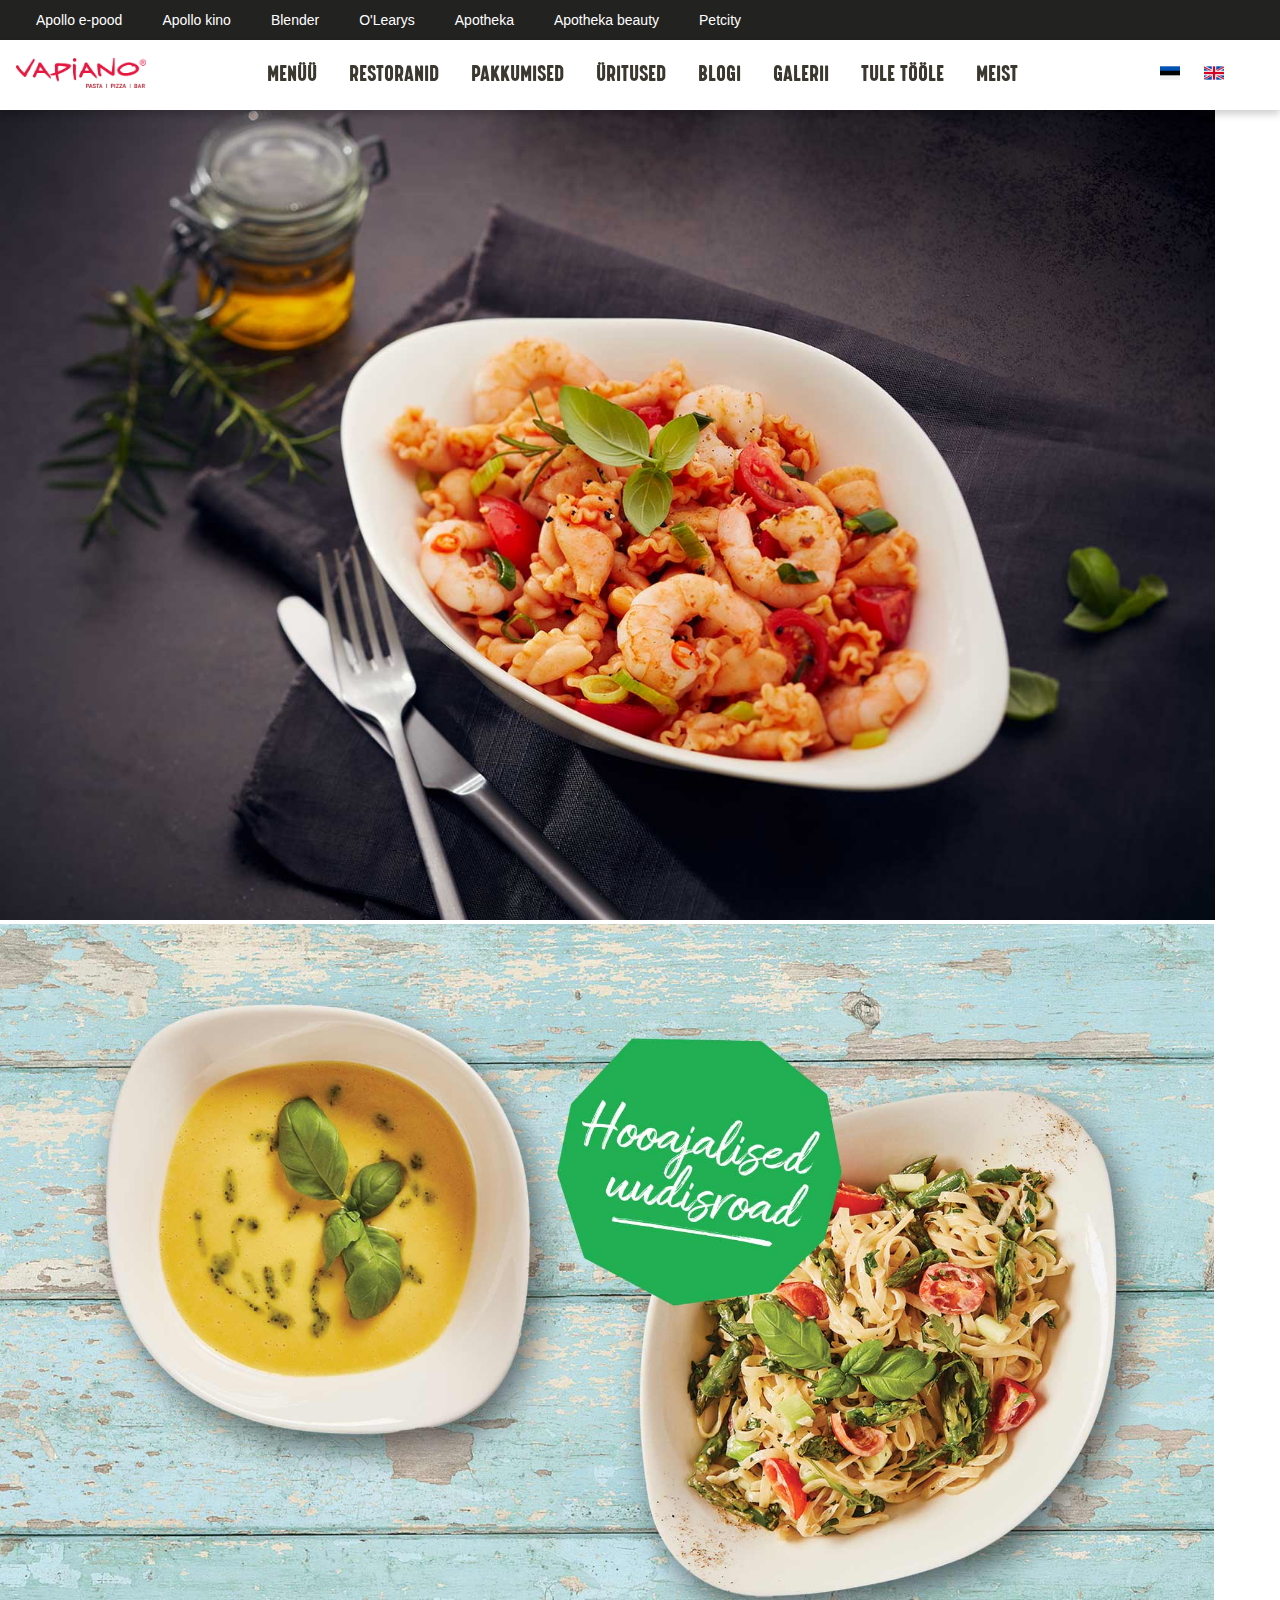
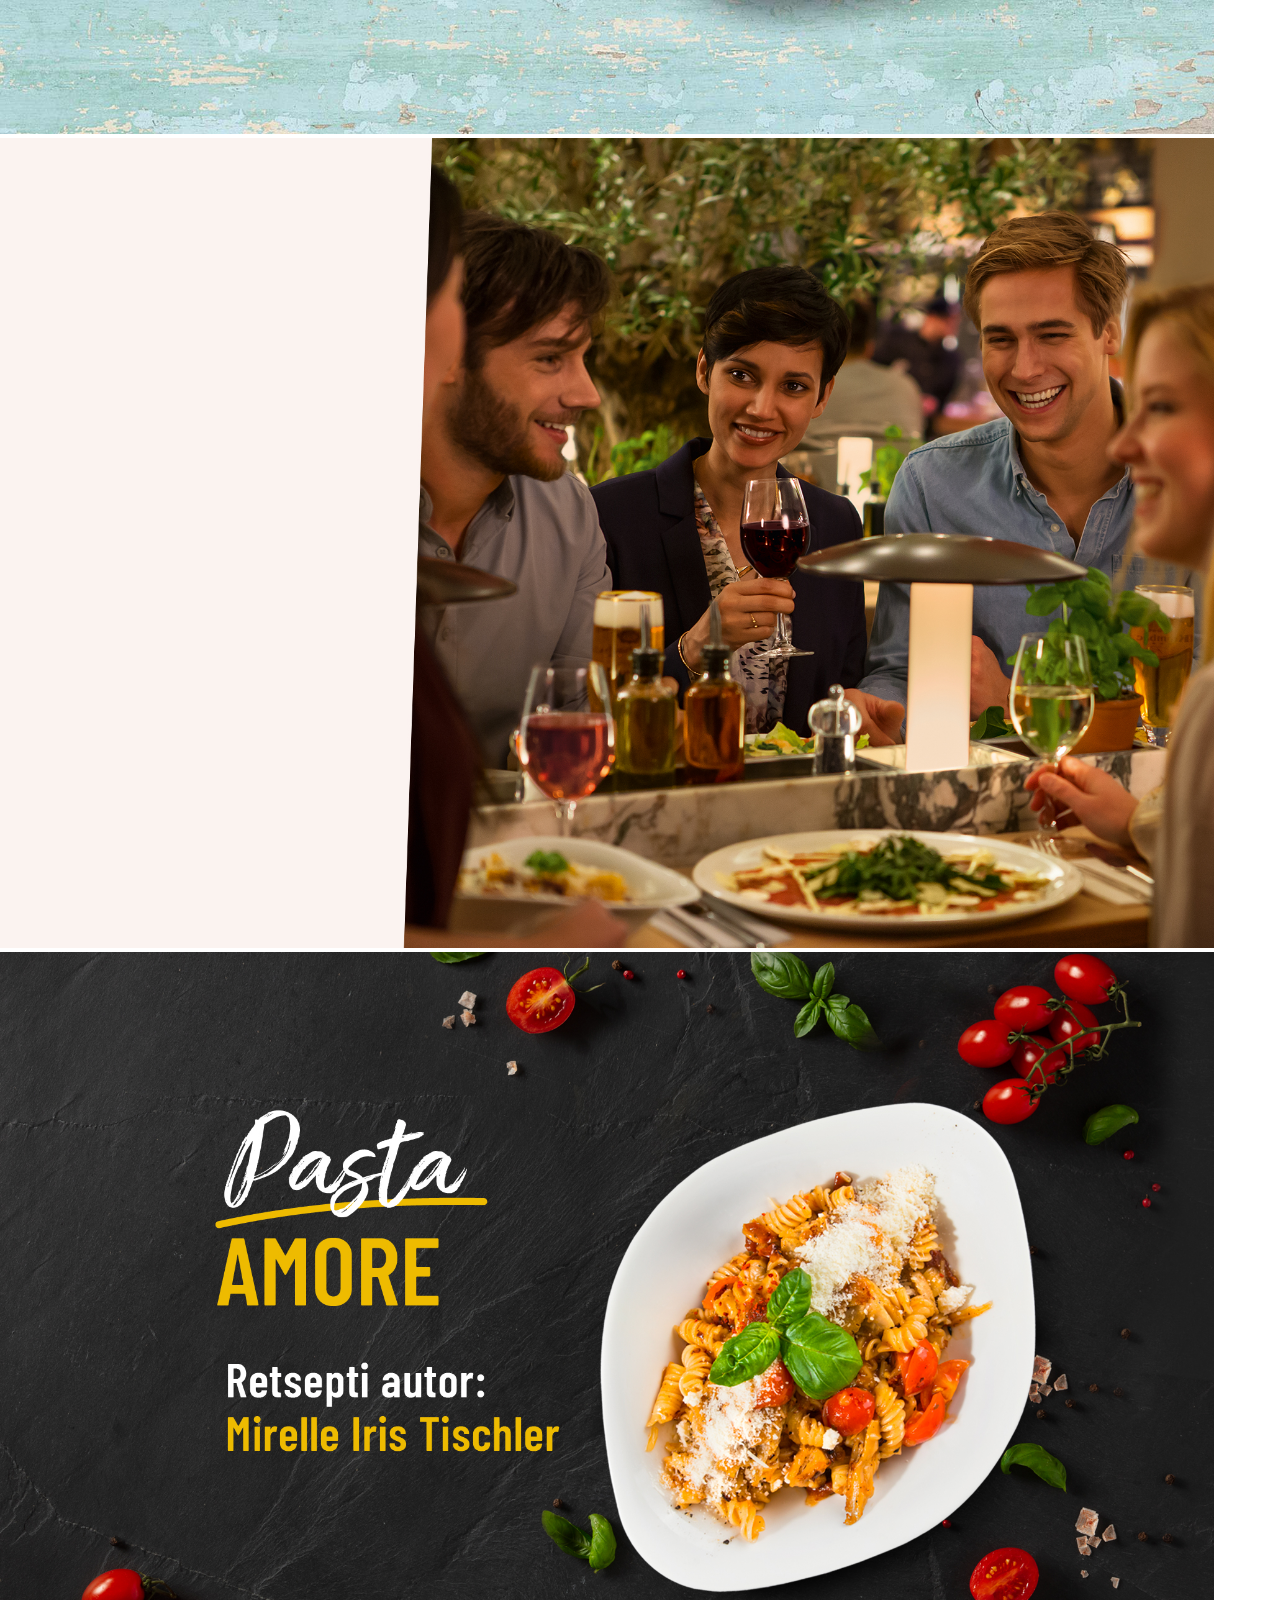
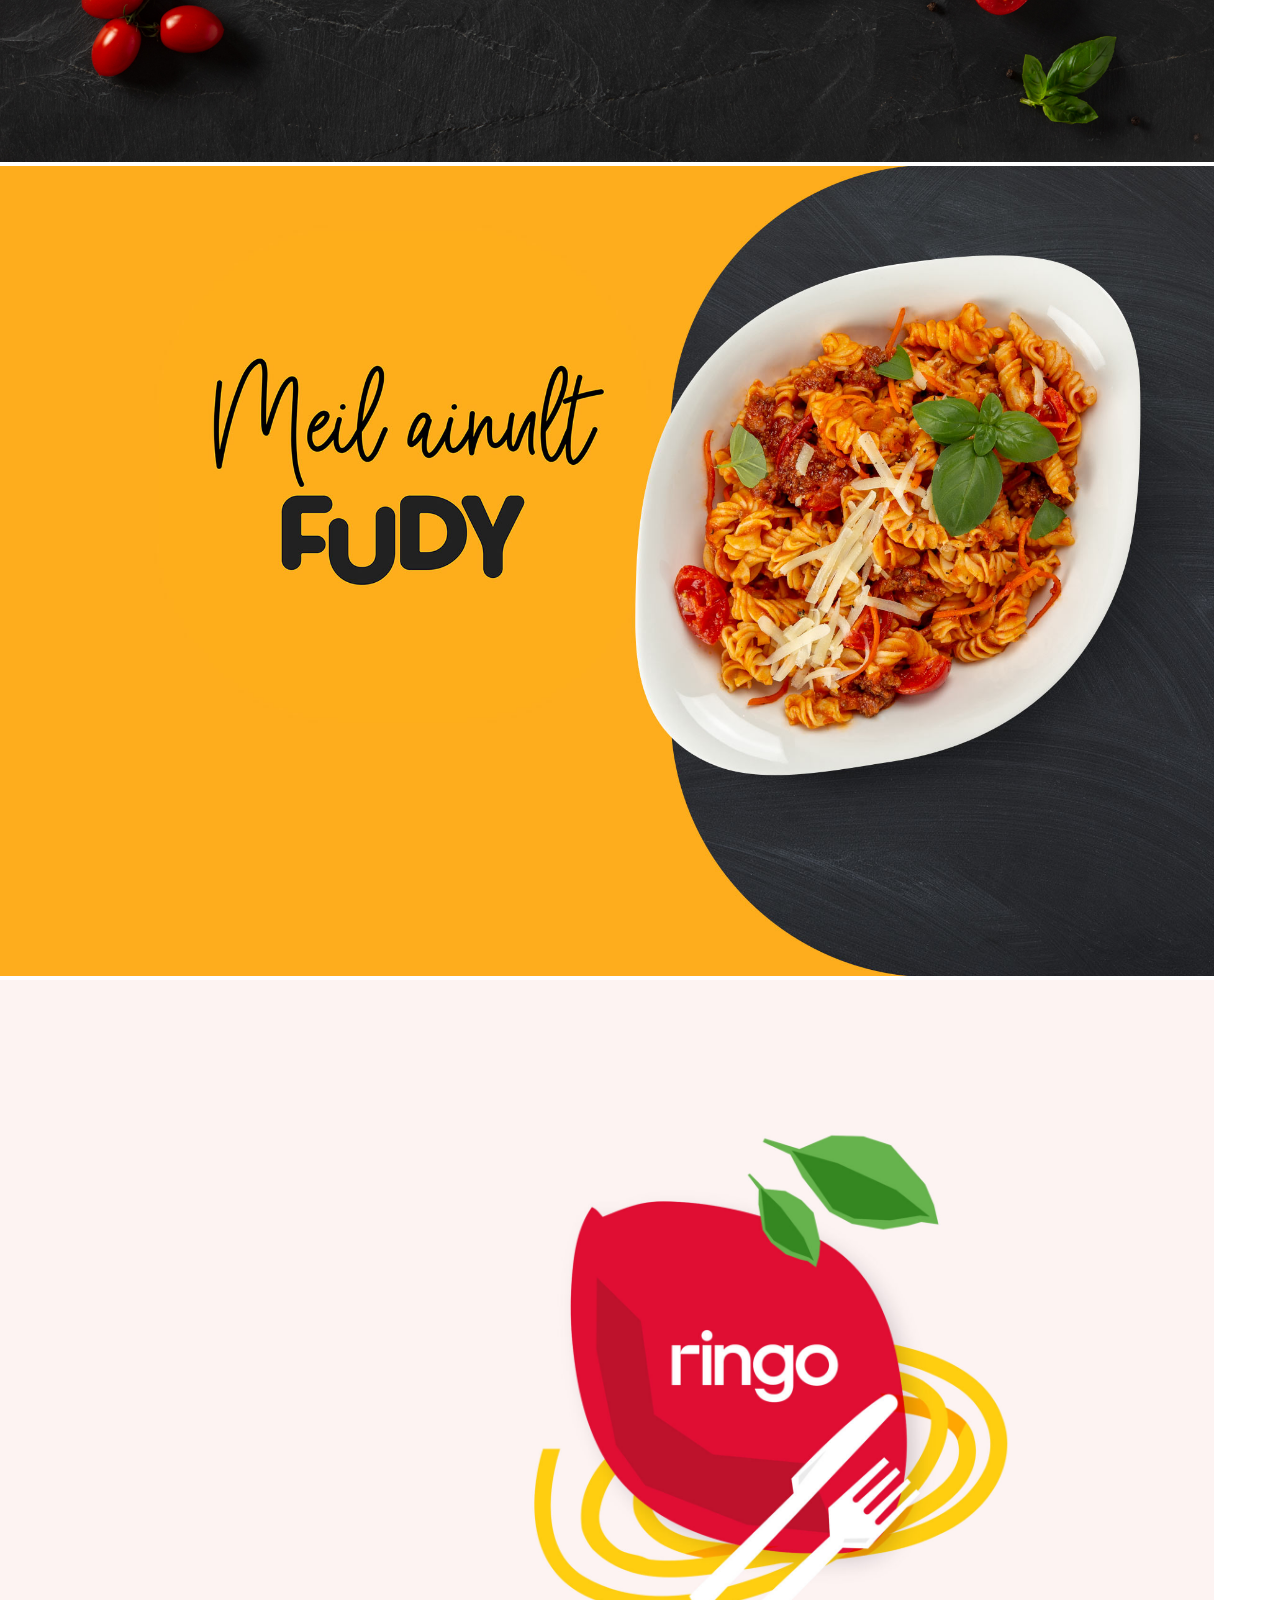
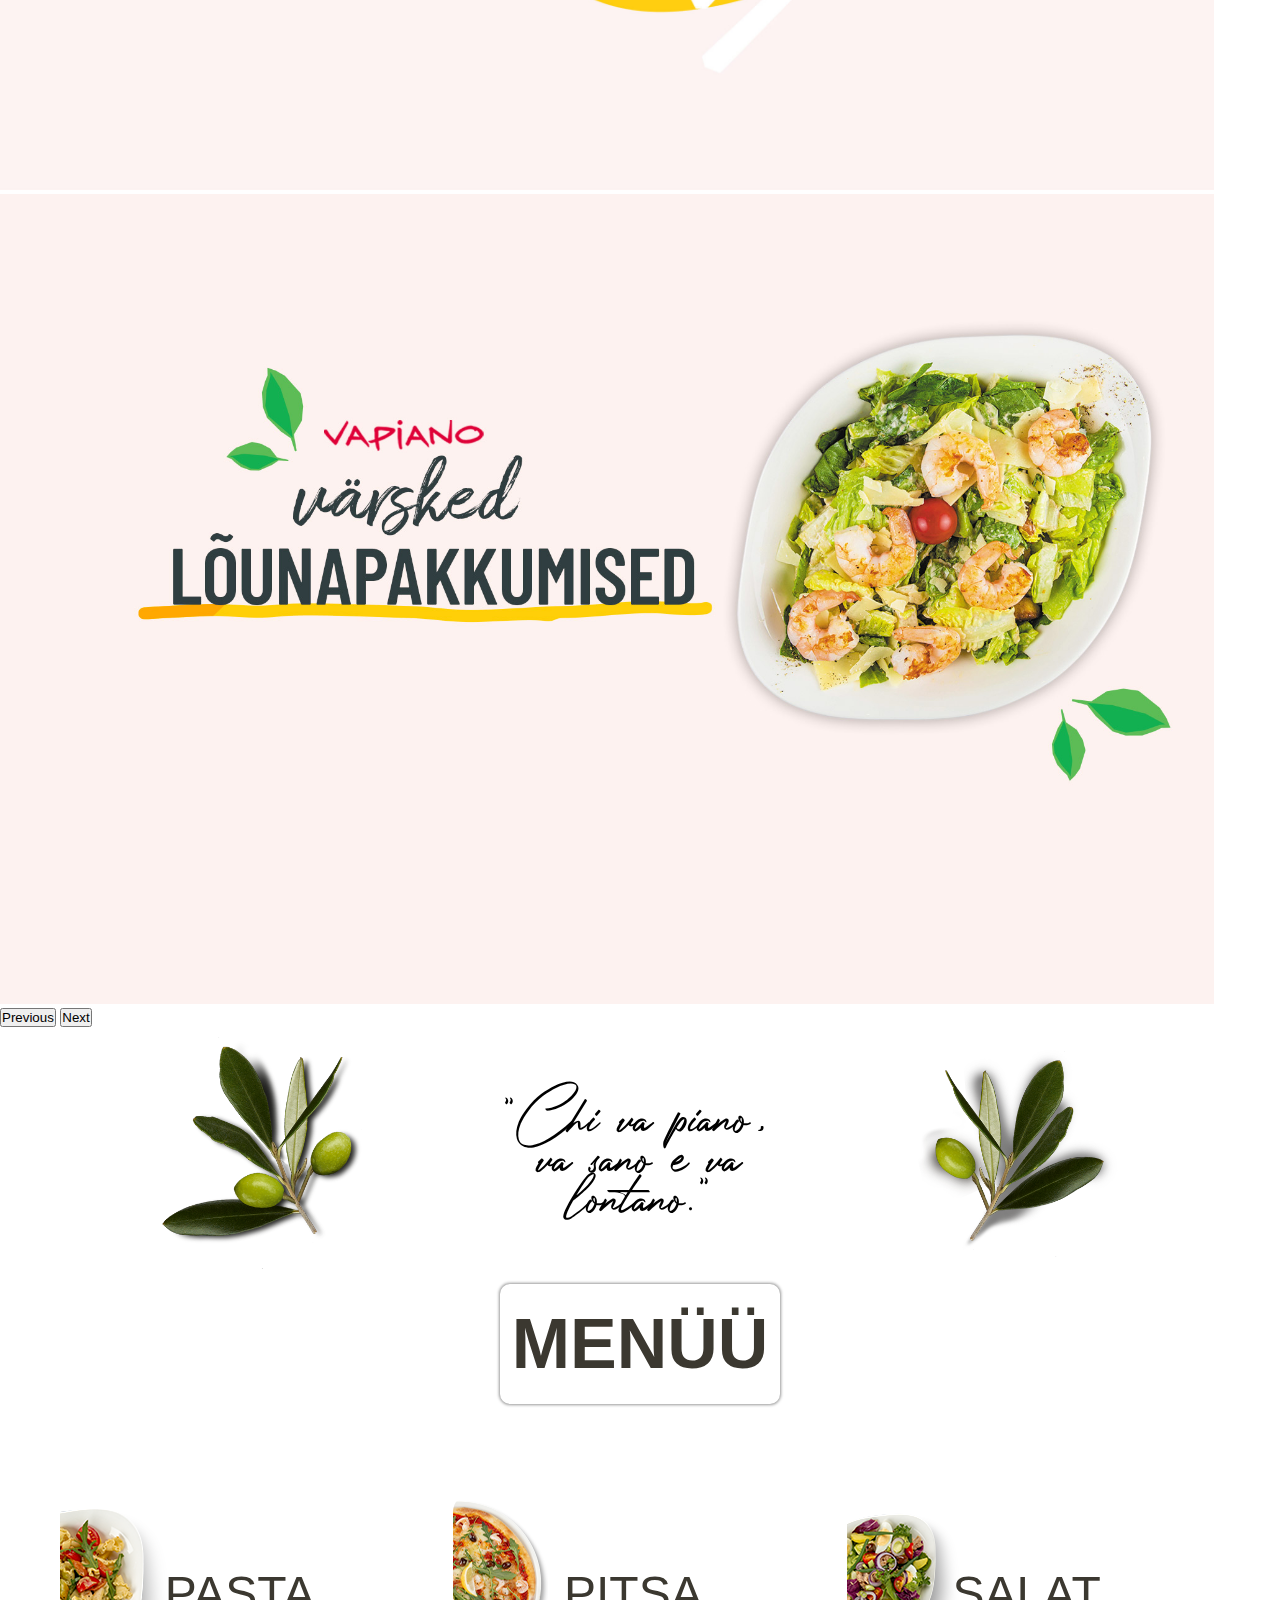
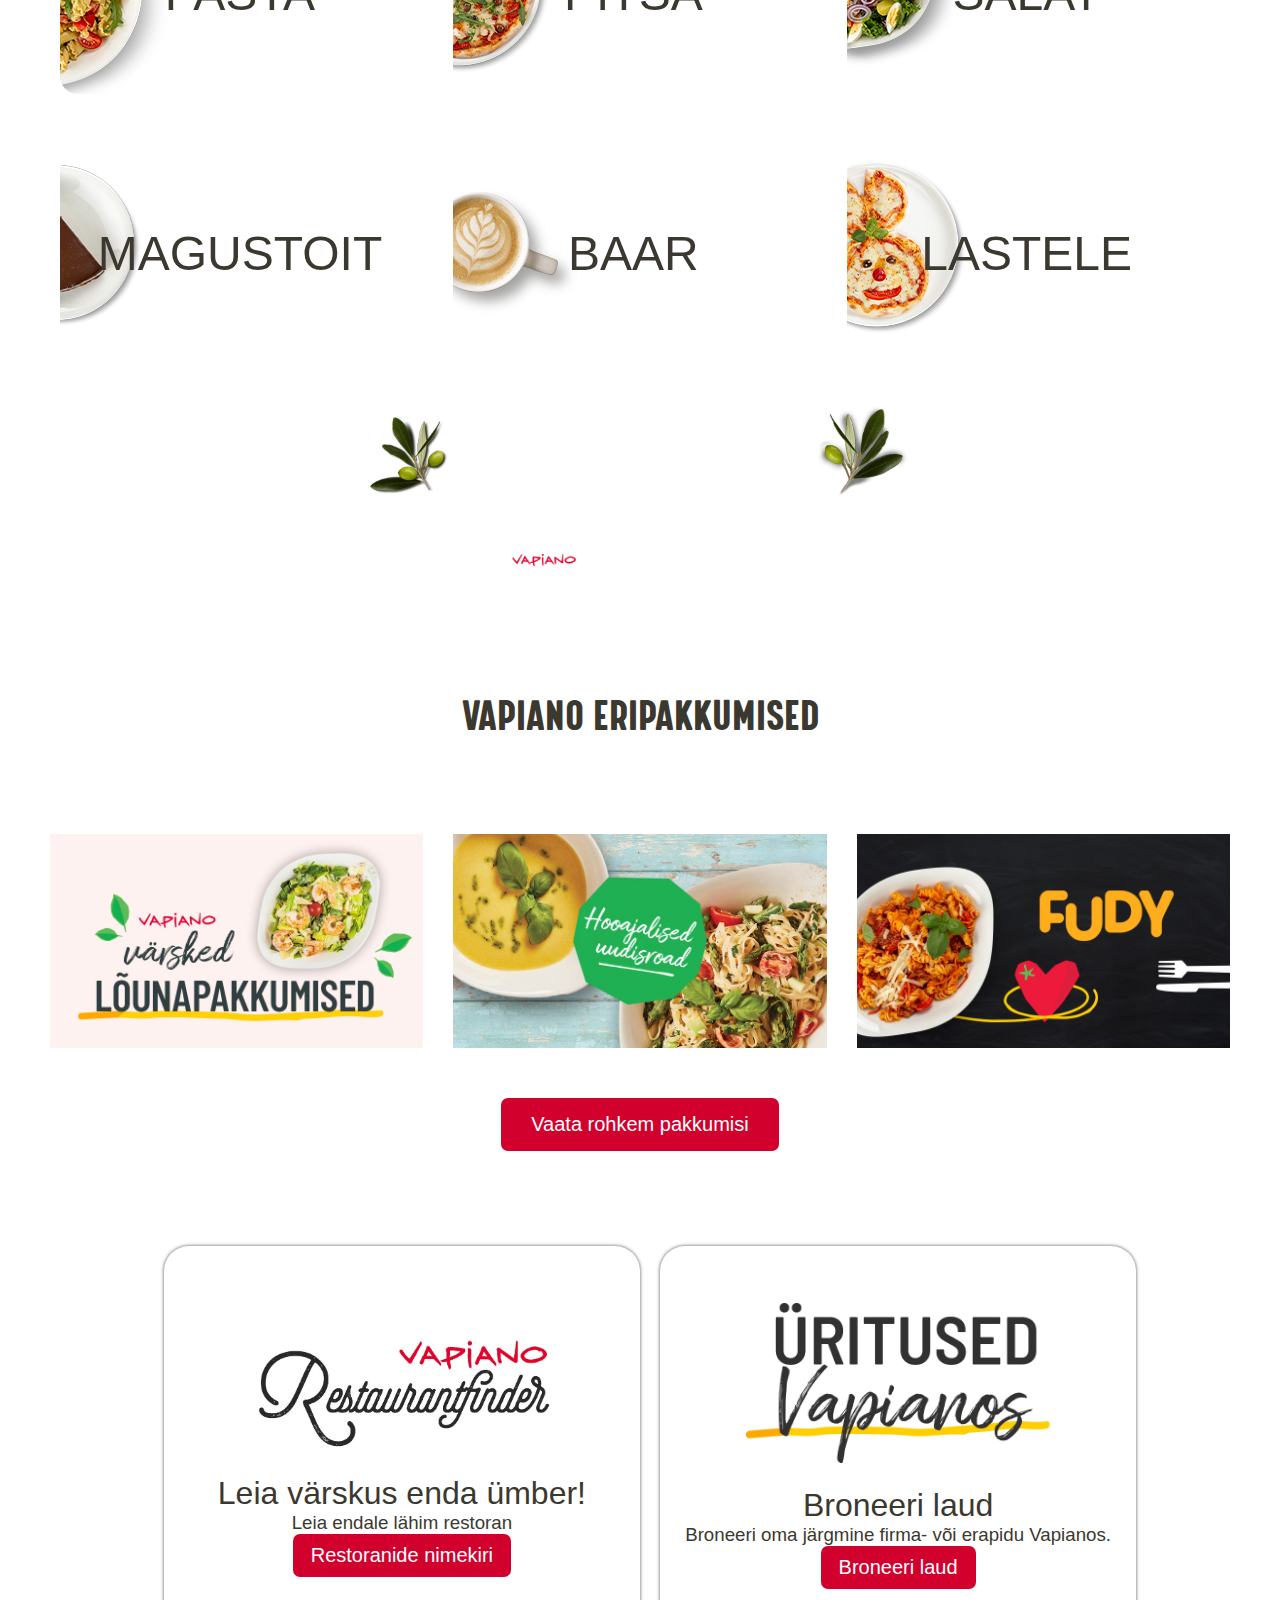
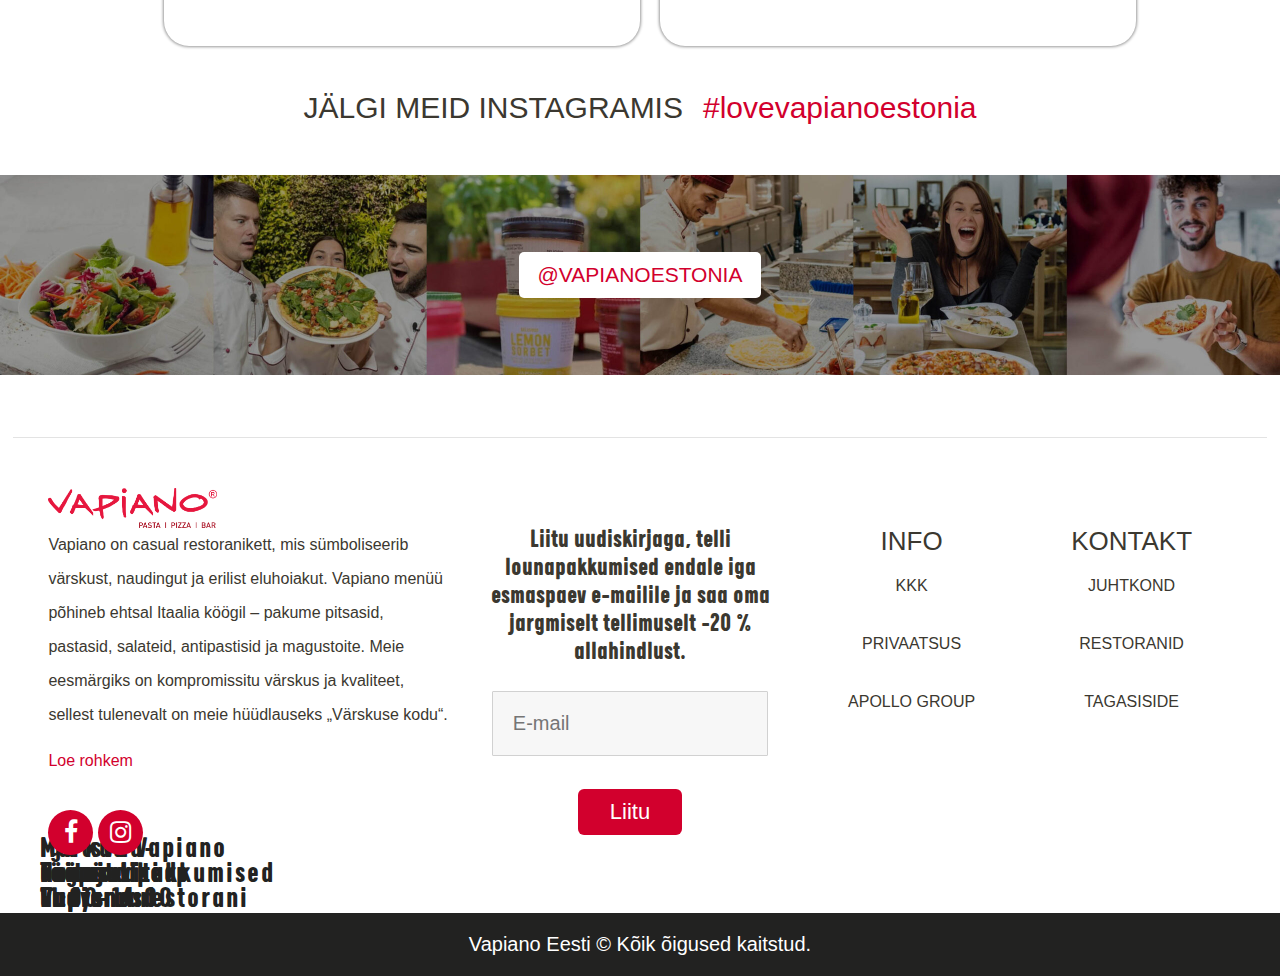
<file: disain-vapiano-2/index.html>
<!DOCTYPE html>
<html lang="en">
<head>
	<meta charset="UTF-8">
	<title>Vapiano</title>
	<meta name="viewport" content="width=device-width, initial-scale=1.0">
	<link href="https://cdn.jsdelivr.net/npm/bootstrap@5.3.0-alpha3/dist/css/bootstrap.min.css" rel="stylesheet" integrity="sha384-KK94CHFLLe+nY2dmCWGMq91rCGa5gtU4mk92HdvYe+M/SXH301p5ILy+dN9+nJOZ" crossorigin="anonymous">
	<link rel="stylesheet" href="style.css">
	<link rel="stylesheet" href="https://cdnjs.cloudflare.com/ajax/libs/font-awesome/4.7.0/css/font-awesome.min.css">
</head>
<body>
	<nav class="top-nav">
		<ul>
			<li><a href="#">Apollo e-pood</a></li>
			<li><a href="#">Apollo kino</a></li>
			<li><a href="#">Blender</a></li>
			<li><a href="#">O'Learys</a></li>
			<li><a href="#">Apotheka</a></li>
			<li><a href="#">Apotheka beauty</a></li>
			<li><a href="#">Petcity</a></li>
		</ul>
	</nav>
	<section class="top-navb">
		<div class="nav-logo">
			<img src="images/logo-300.png" alt="">
		</div>
		<input id="menu-toggle" type="checkbox" />
		<label class='menu-button-container' for="menu-toggle">
		<div class='menu-button'></div>
	  </label>
		<ul class="menu">
			<li><a href="#">Menüü</a></li>
			<li><a href="#">Restoranid</a></li>
			<li><a href="#">Pakkumised</a></li>
			<li><a href="#">Üritused</a></li>
			<li><a href="#">Blogi</a></li>
			<li><a href="#">Galerii</a></li>
			<li><a href="#">Tule tööle</a></li>
			<li><a href="#">Meist</a></li>
		</ul>
		<div class="nav-lang">
			<a href="#"><img src="images/est.png" alt=""></a>
			<a href="#"><img src="images/eng.png" alt=""></a>
		</div>
	</section>

	<div class="section">
		<div id="carouselFrontpage" class="carousel slide" data-bs-ride="carousel">
			<div class="carousel-inner">
				<div class="carousel-item active">
					<img src="images/carousel_bg.jpg" class="d-block w-100 c-img" alt="...">
					<div class="car-cap d-block">
						<h1>Vapiano-</h1>
						<span class="br"></span>
						<h1>Parima</h1>
						<span class="br"></span>
						<h1>pasta</h1>
						<span class="br"></span>
						<h1>kodu</h1>
						<button type="button" class="btn btn-warning">Vaata menüüd</button>
					</div>
				</div>
				<div class="carousel-item">
				<img src="images/carousel_bg1.jpg" class="d-block w-100 c-img" alt="...">
				<div class="car-cap-black d-block">
						<h1>Hooajalised</h1>
						<span class="br"></span>
						<h1>uudisroad</h1>
					<button type="button" class="btn btn-warning">Vaata lähemalt</button>
				</div>
				</div>
				<div class="carousel-item">
				<img src="images/carousel_bg2.jpg" class="d-block w-100 c-img" alt="...">
				<div class="car-cap-black d-block">
					<h1>Maitsvad-</h1>
					<span class="br"></span>
					<h1>üritused</h1>
					<span class="br"></span>
					<h1>Vapianos</h1>
					<button type="button" class="btn btn-warning">Vaata siit</button>
				</div>
				</div>
				<div class="carousel-item">
				<img src="images/carousel_bg3.jpg" class="d-block w-100 c-img" alt="...">
				<div class="car-cap d-block">
					<button type="button" class="btn btn-warning">Vaata lisa</button>
				</div>
				</div>
				<div class="carousel-item">
				<img src="images/carousel_bg4.jpg" class="d-block w-100 c-img" alt="...">
				<div class="car-cap-black d-block">
					<h1>Iga kuu Vapiano</h1>
					<span class="br"></span>
					<h1>kuumad pakkumised</h1>
					<span class="br"></span>
					<h1>Fudys</h1>
					<button type="button" class="btn btn-warning">Haara äpp</button>
				</div>
				</div>
				<div class="carousel-item">
				<img src="images/carousel_bg5.jpg" class="d-block w-100 c-img" alt="...">
				<div class="car-cap-black d-block">
					<h1>Tagasta karp</h1>
					<span class="br"></span>
					<h1>Vapiano restorani</h1>
					<button type="button" class="btn btn-warning">Vaata lähemalt</button>
				</div>
				</div>
				<div class="carousel-item">
				<img src="images/carousel_bg6.jpg" class="d-block w-100 c-img" alt="...">
				<div class="car-cap-black d-block">
					<h1>Tööpäeviti</h1>
					<span class="br"></span>
					<h1>11:00-14:00</h1>
					<button type="button" class="btn btn-warning">Vaata siit</button>
				</div>
				</div>
			</div>
			<button class="carousel-control-prev" type="button" data-bs-target="#carouselFrontpage" data-bs-slide="prev">
				<span class="carousel-control-prev-icon" aria-hidden="true"></span>
				<span class="visually-hidden">Previous</span>
			</button>
			<button class="carousel-control-next" type="button" data-bs-target="#carouselFrontpage" data-bs-slide="next">
				<span class="carousel-control-next-icon" aria-hidden="true"></span>
				<span class="visually-hidden">Next</span>
			</button>
		</div>
		<div class="menue">
			<div class="menu-top">
				<div>
					<img src="images/big-olive-left.png" alt="">
				</div>
				<div>
					<h1>"Chi va piano,</h1>
					<h1>va sano e va</h1>
					<h1>lontano."</h1>
				</div>
				<div>
					<img src="images/big-olive-right.png" alt="">
				</div>
			</div>
			<div class="pyra-spacer"><img src="images/white-pyramid.png" alt=""></div>
			<div class="menu-mid">
				<div class="menu-title">
					<h1>MENÜÜ</h1>
				</div>
				<div class="menu-grid">
					<div class="menu-item" href="#"> 
						<div id="pasta" class="front">
							<p>PASTA</p>
						</div>
						<div class="back">
							<div>
								<h3>Alati värske pasta</h3>
								<p>Teeme oma pasta ise iga päev. Meil on valikus 8 erinevat spetsiaalsete omadustega pastasorti (lisaks tervislikud alternatiivid).</p>
								<button class="button">vaata rohkem</button>
							</div>
						</div>
					</div>
					<div class="menu-item" href="#"> 
						<div id="pizza" class="front">
							<p>PITSA</p>
						</div>
						<div class="back">
							<div>
								<h3>Justkui oleksid Itaalias</h3>
								<p>Isevalmistatud pitsatainas ja hoolikalt valitud koostisosad - 300° ahjus küpsedes sünnib meie pitsamaagia.</p>
								<button class="button">vaata rohkem</button>
							</div>
						</div>
					</div>
					<div class="menu-item" href="#"> 
						<div id="salat" class="front">
							<p>SALAT</p>
						</div>
						<div class="back">
							<div>
								<h3>Värskust ja värve</h3>
								<p>Krõmpsud, värviküllased ja värskest toorainest valmistatud salatid on alati hea valik!</p>
								<button class="button">vaata rohkem</button>
							</div>
						</div>
					</div>
					<div class="menu-item" href="#"> 
						<div id="magustoit" class="front">
							<p>MAGUSTOIT</p>
						</div>
						<div class="back">
							<div>
								<h3>Muuda elu magusamaks</h3>
								<p>Kas "dolci"on see, millest unistad? Tiramisu, panna cotta, Crema di Fragola...</p>
								<button class="button">vaata rohkem</button>
							</div>
						</div>
					</div>
					<div class="menu-item" href="#"> 
						<div id="baar" class="front">
							<p>BAAR</p>
						</div>
						<div class="back">
							<div>
								<h3>Kuum ja külm</h3>
								<p>Leia ideaalne jook oma lemmik Vapiano roa kõrvale!</p>
								<button class="button">vaata rohkem</button>
							</div>
						</div>
					</div>
					<div class="menu-item" href="#"> 
						<div id="lastele" class="front">
							<p>LASTELE</p>
						</div>
						<div class="back">
							<div>
								<h3>Pere väiksemate lemmikud</h3>
								<p>Jagame rõõmu! Lõbusad jänku, karu ja kalakujulised pitsad ootavad!</p>
								<button class="button">vaata rohkem</button>
							</div>
						</div>
					</div>
				</div>
				<div class="menu-bot-top">
					<img src="images/small-olive-left.png" alt="">
					<h1>Telli meie partnerite kaudu</h1>
					<img src="images/small-olive-right.png" alt="">
				</div>
				<div class="menu-bot-bot">
					<img src="images/take-away.png" alt="">
					<img src="images/fudy.png" alt="">
				</div>
			</div>

		</div>
		<div class="eripakkumised">
			<div class="eri-top">
				<h1>Vapiano eripakkumised</h1>
			</div>
			<div class="eri-bot">
				<div class="eri-grid">
					<div class="eri-item">
						<img src="images/offer-1.jpg" alt="">
					</div>
					<div class="eri-item">
						<img src="images/offer-2.jpg" alt="">
					</div>
					<div class="eri-item">
						<img src="images/offer-3.jpg" alt="">
					</div>
				</div>
				<a href="#">Vaata rohkem pakkumisi</a>
			</div>
		</div>
		<div class="bottom">
			<div class="bottom-top">
				<div class="bottom-top-item">
					<img src="images/restaurantfinder.jpg" alt="">
					<h1>Leia värskus enda ümber!</h1>
					<h3>Leia endale lähim restoran</h3>
					<a href="#">Restoranide nimekiri</a>
				</div>
				<div class="bottom-top-item">
					<img src="images/uritused.png" alt="">
					<div class="spacer"></div>
					<h1>Broneeri laud</h1>
					<h3>Broneeri oma järgmine firma- või erapidu Vapianos.</h3>
					<a href="#">Broneeri laud</a>
				</div>
			</div>
			<div class="bottom-mid">
				<a href="#">JÄLGI MEID INSTAGRAMIS</a>
				<h2>#lovevapianoestonia</h2>
			</div>
			<div class="bottom-bot">
				<a href="#">@VAPIANOESTONIA</a>
			</div>
		</div>
		<div class="spacer">
			<hr>
		</div>
		<div class="footer">
			<div class="footer-top">
				<div class="footer-top-item">
					<img src="images/logo-300.png" alt="">
					<p>Vapiano on casual restoranikett, mis sümboliseerib värskust, naudingut ja erilist eluhoiakut. Vapiano menüü põhineb ehtsal Itaalia köögil – pakume pitsasid, pastasid, salateid, antipastisid ja magustoite. Meie eesmärgiks on kompromissitu värskus ja kvaliteet, sellest tulenevalt on meie hüüdlauseks „Värskuse kodu“.</p>
					<a href="#">Loe rohkem</a>
					<div class="item-link">
						<a href="#" class="fa fa-facebook"></a>
						<a href="#" class="fa fa-instagram"></a>
					</div>
				</div>
				<div class="footer-top-item">
					<h5>Liitu uudiskirjaga, telli lounapakkumised endale iga esmaspaev e-mailile ja saa oma jargmiselt tellimuselt -20 % allahindlust.</h5>
					<form action="/action_page.php">
						<input type="email" id="email" name="email" placeholder="E-mail">
						<input type="submit" value="Liitu">
					</form>	
				</div>
				<div class="footer-top-item">
					<h3>INFO</h3>
					<a href="#"><span>KKK</span></a>
					<a href="#"><span>PRIVAATSUS</span></a>
					<a href="#"><span>APOLLO GROUP</span></a>
				</div>
				<div class="footer-top-item">
					<h3>KONTAKT</h3>
					<a href="#"><span>JUHTKOND</span></a>
					<a href="#"><span>RESTORANID</span></a>
					<a href="#"><span>TAGASISIDE</span></a>
				</div>
			</div>
			<div class="footer-bot">
				<h4>Vapiano Eesti © Kõik õigused kaitstud.</h4>
			</div>
		</div>
	</div>
	<script src="https://code.jquery.com/jquery-3.3.1.slim.min.js" integrity="sha384-q8i/X+965DzO0rT7abK41JStQIAqVgRVzpbzo5smXKp4YfRvH+8abtTE1Pi6jizo" crossorigin="anonymous"></script>
	<script src="https://cdn.jsdelivr.net/npm/bootstrap@5.3.0-alpha3/dist/js/bootstrap.bundle.min.js" integrity="sha384-ENjdO4Dr2bkBIFxQpeoTz1HIcje39Wm4jDKdf19U8gI4ddQ3GYNS7NTKfAdVQSZe" crossorigin="anonymous"></script>
	<script src="https://cdn.jsdelivr.net/npm/popper.js@1.14.6/dist/umd/popper.min.js" integrity="sha384-wHAiFfRlMFy6i5SRaxvfOCifBUQy1xHdJ/yoi7FRNXMRBu5WHdZYu1hA6ZOblgut" crossorigin="anonymous"></script>
	<script src="https://cdn.jsdelivr.net/npm/bootstrap@4.2.1/dist/js/bootstrap.min.js" integrity="sha384-B0UglyR+jN6CkvvICOB2joaf5I4l3gm9GU6Hc1og6Ls7i6U/mkkaduKaBhlAXv9k" crossorigin="anonymous"></script>
</body>
</html>

</body>
</html>
</file>
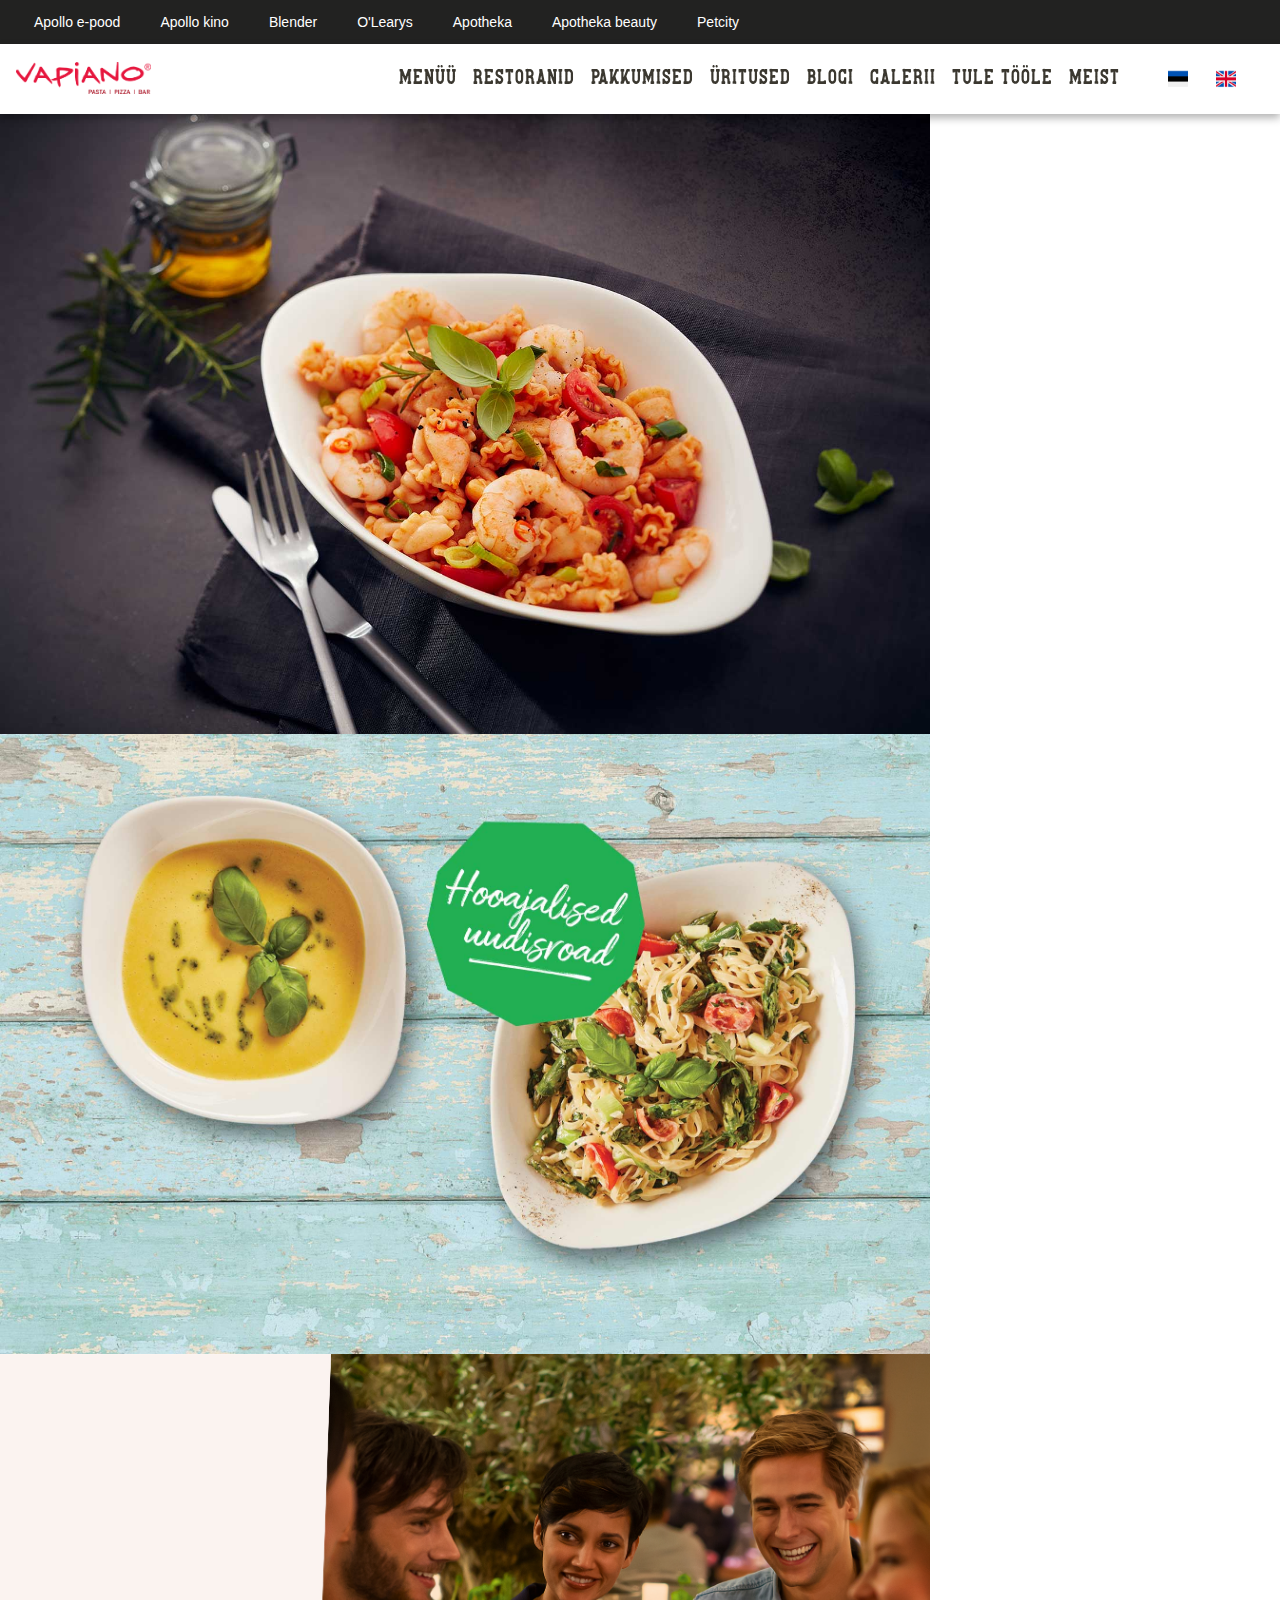
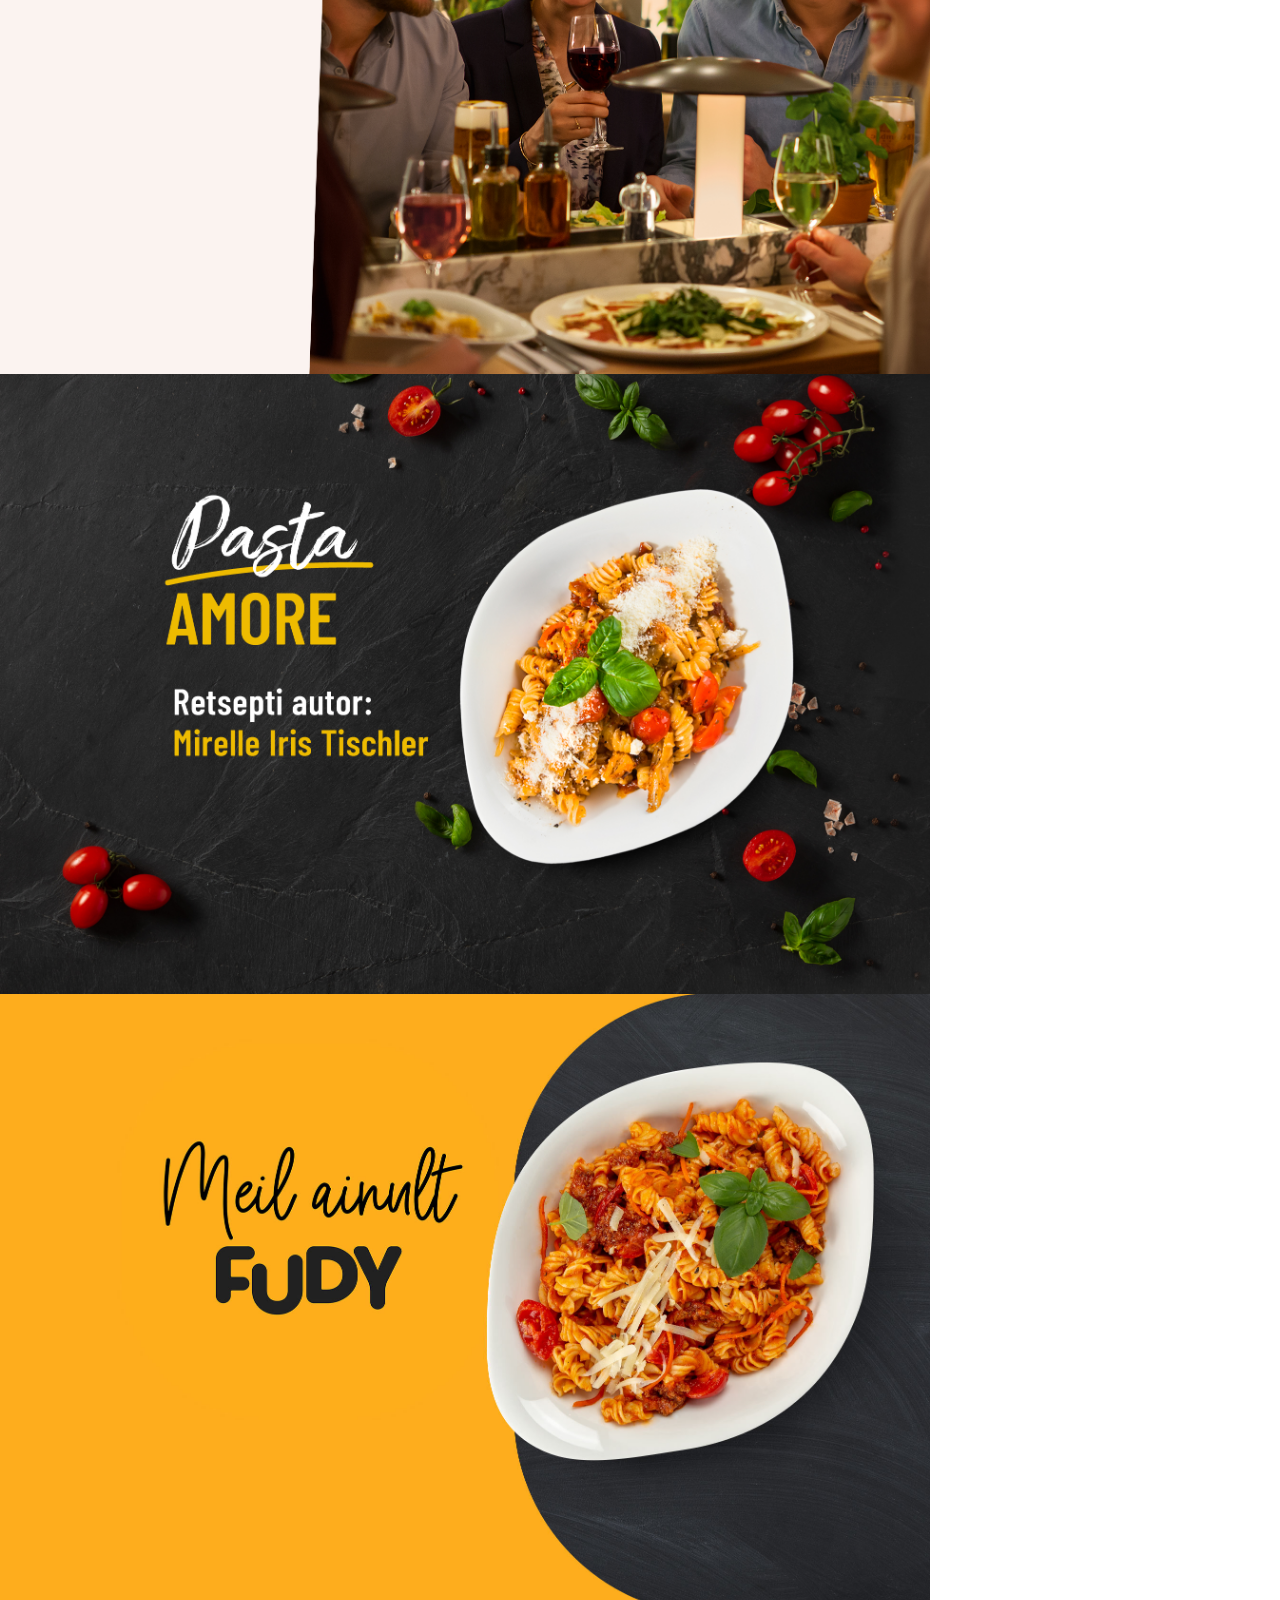
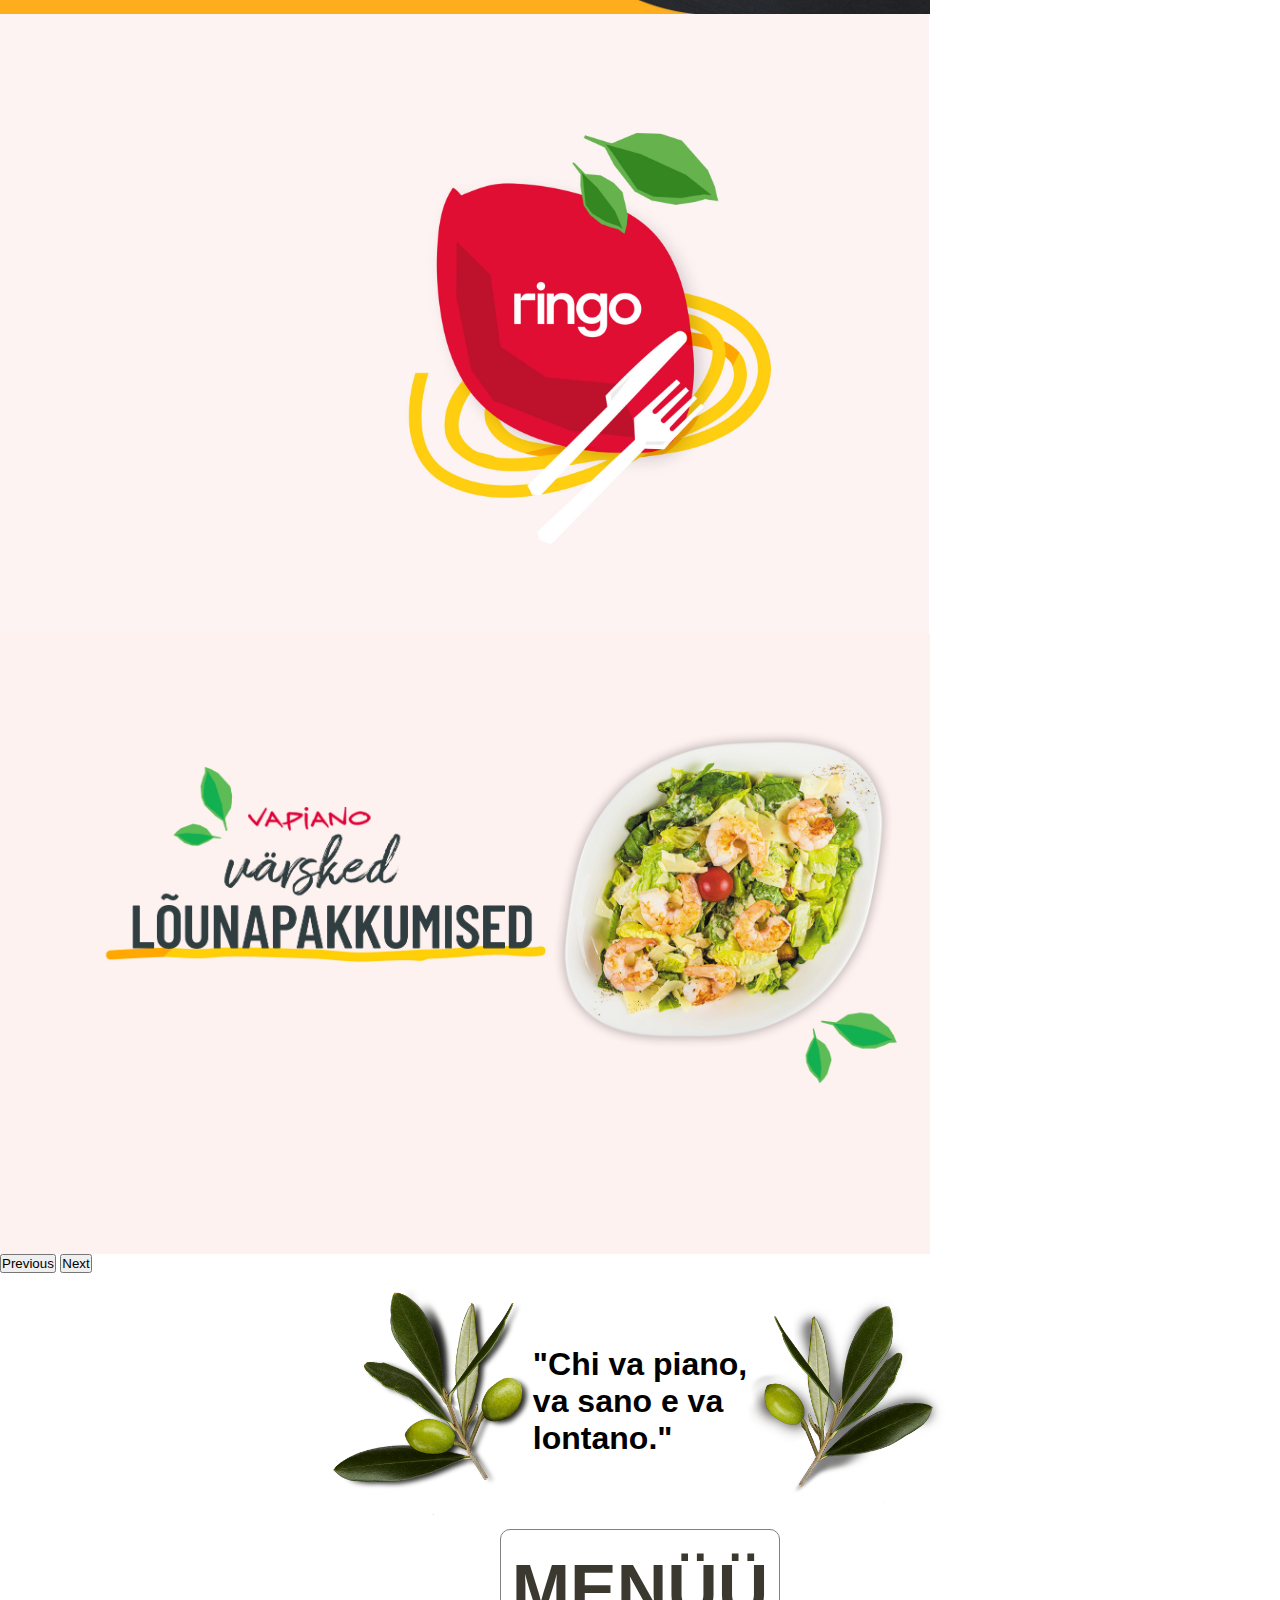
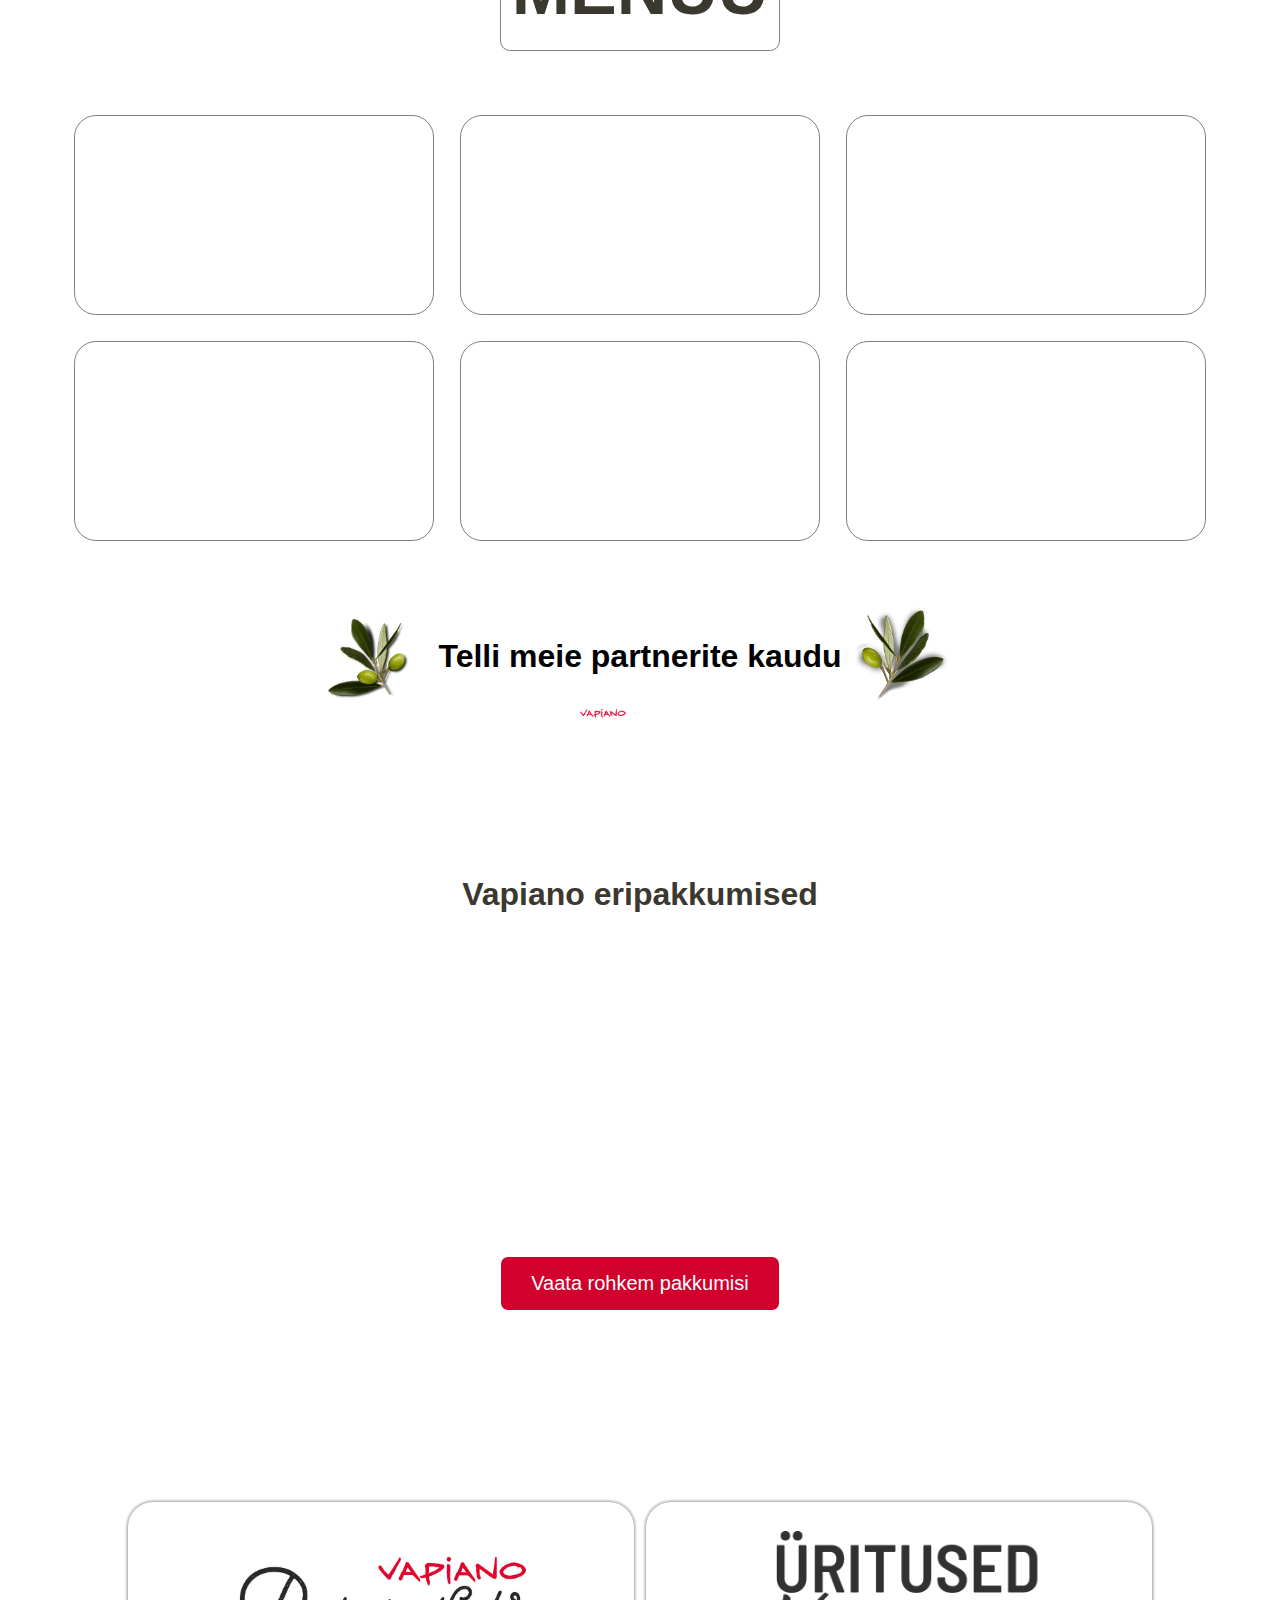
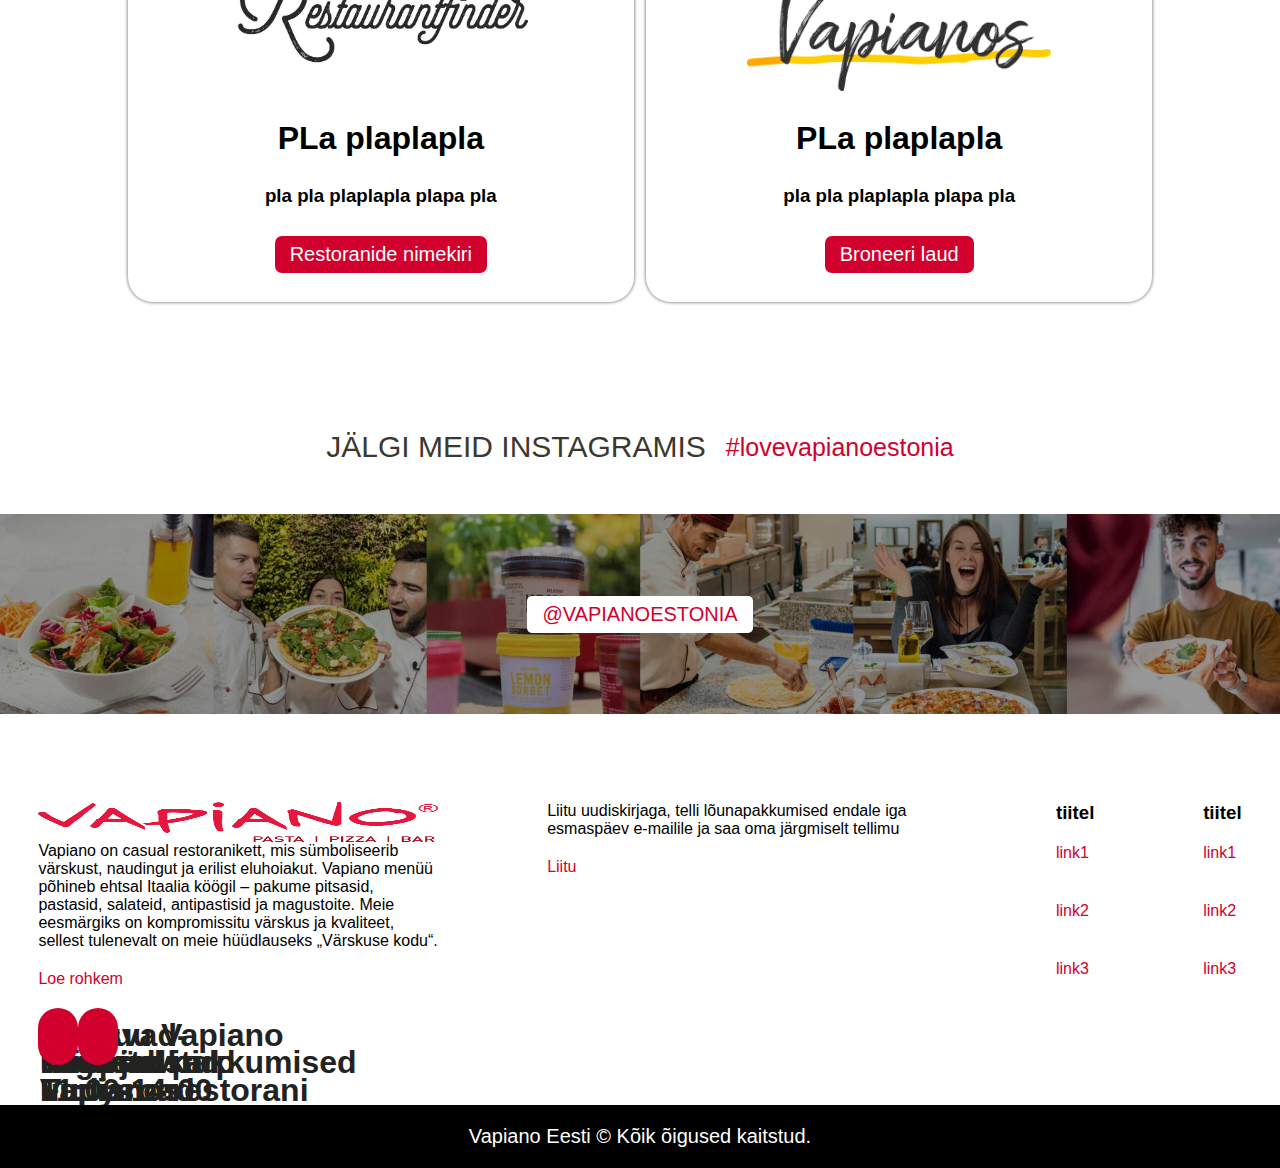
<file: disain-vapiano/index.html>
<!DOCTYPE html>
<html lang="en">
<head>
	<meta charset="UTF-8">
	<title>Vapiano</title>
	<link rel="stylesheet" href="style.css">
	<link href="https://cdn.jsdelivr.net/npm/bootstrap@5.3.0-alpha3/dist/css/bootstrap.min.css" rel="stylesheet" integrity="sha384-KK94CHFLLe+nY2dmCWGMq91rCGa5gtU4mk92HdvYe+M/SXH301p5ILy+dN9+nJOZ" crossorigin="anonymous">
</head>
<body>
	<!-- Top Navbar -->
	<nav class="top-nav">
		<ul>
			<li><a href="#">Apollo e-pood</a></li>
			<li><a href="#">Apollo kino</a></li>
			<li><a href="#">Blender</a></li>
			<li><a href="#">O'Learys</a></li>
			<li><a href="#">Apotheka</a></li>
			<li><a href="#">Apotheka beauty</a></li>
			<li><a href="#">Petcity</a></li>
		</ul>
	</nav>

	<!-- Main Navbar -->
	<nav class="navbar">
		<div class="logo">
			<img src="images/logo-300.png" alt="">
		</div>
		<div class="nav-burger">
			<a href="#">
				<span></span><span></span><span></span>
			</a>
		</div>
		<div class="nav-right">
			<div class="nav-links">
				<ul>
					<li><a href="#">Menüü</a></li>
					<li><a href="#">Restoranid</a></li>
					<li><a href="#">Pakkumised</a></li>
					<li><a href="#">Üritused</a></li>
					<li><a href="#">Blogi</a></li>
					<li><a href="#">Galerii</a></li>
					<li><a href="#">Tule tööle</a></li>
					<li><a href="#">Meist</a></li>
				</ul>
			</div>

			<div class="nav-lang">
				<ul>
					<li class="lang"><a href="#"><img src="images/est.png" alt=""></a></li>
					<li class="lang"><a href="#"><img src="images/eng.png" alt=""></a></li>
				</ul>
			</div>
		</div>

	</nav>

	<div class="container">
		<div id="carouselFrontpage" class="carousel slide" data-bs-ride="carousel">
			<div class="carousel-inner">
			  <div class="carousel-item active">
				<img src="images/carousel_bg.jpg" class="d-block w-100 c-img" alt="...">
				<div class="car-cap d-none d-md-block">
					<h1>Vapiano-</h1>
					<span class="br"></span>
					<h1>Parima</h1>
					<span class="br"></span>
					<h1>pasta</h1>
					<span class="br"></span>
					<h1>kodu</h1>
					<button type="button" class="btn btn-warning">Vaata menüüd</button>
				</div>
			  </div>
			  <div class="carousel-item">
				<img src="images/carousel_bg1.jpg" class="d-block w-100 c-img" alt="...">
				<div class="car-cap-black d-none d-md-block">
					<h1>Hooajalised</h1>
					<span class="br"></span>
					<h1>uudisroad</h1>
					<button type="button" class="btn btn-warning">Vaata lähemalt</button>
				</div>
			  </div>
			  <div class="carousel-item">
				<img src="images/carousel_bg2.jpg" class="d-block w-100 c-img" alt="...">
				<div class="car-cap-black d-none d-md-block">
					<h1>Maitsvad-</h1>
					<span class="br"></span>
					<h1>üritused</h1>
					<span class="br"></span>
					<h1>Vapianos</h1>
					<button type="button" class="btn btn-warning">Vaata siit</button>
				</div>
			  </div>
			  <div class="carousel-item">
				<img src="images/carousel_bg3.jpg" class="d-block w-100 c-img" alt="...">
				<div class="car-cap d-none d-md-block">
					<button type="button" class="btn btn-warning">Vaata lisa</button>
				</div>
			  </div>
			  <div class="carousel-item">
				<img src="images/carousel_bg4.jpg" class="d-block w-100 c-img" alt="...">
				<div class="car-cap-black d-none d-md-block">
					<h1>Iga kuu Vapiano</h1>
					<span class="br"></span>
					<h1>kuumad pakkumised</h1>
					<span class="br"></span>
					<h1>Fudys</h1>
					<button type="button" class="btn btn-warning">Haara äpp</button>
				</div>
			  </div>
			  <div class="carousel-item">
				<img src="images/carousel_bg5.jpg" class="d-block w-100 c-img" alt="...">
				<div class="car-cap-black d-none d-md-block">
					<h1>Tagasta karp</h1>
					<span class="br"></span>
					<h1>Vapiano restorani</h1>
					<button type="button" class="btn btn-warning">Vaata lähemalt</button>
				</div>
			  </div>
			  <div class="carousel-item">
				<img src="images/carousel_bg6.jpg" class="d-block w-100 c-img" alt="...">
				<div class="car-cap-black d-none d-md-block">
					<h1>Tööpäeviti</h1>
					<span class="br"></span>
					<h1>11:00-14:00</h1>
					<button type="button" class="btn btn-warning">Vaata siit</button>
				</div>
			  </div>
			</div>
			<link rel="stylesheet" href="style.css">
			<button class="carousel-control-prev" type="button" data-bs-target="#carouselFrontpage" data-bs-slide="prev">
			  <span class="carousel-control-prev-icon" aria-hidden="true"></span>
			  <span class="visually-hidden">Previous</span>
			</button>
			<button class="carousel-control-next" type="button" data-bs-target="#carouselFrontpage" data-bs-slide="next">
			  <span class="carousel-control-next-icon" aria-hidden="true"></span>
			  <span class="visually-hidden">Next</span>
			</button>
		</div>
			
			<div class="menu">
				<div class="menu-top">
					<div>
						<img src="images/big-olive-left.png" alt="">
					</div>
					<div>
						<h1>"Chi va piano,</h1>
						<h1>va sano e va</h1>
						<h1>lontano."</h1>
					</div>
					<div>
						<img src="images/big-olive-right.png" alt="">
					</div>
				</div>
				<div class="menu-mid">
					<div class="menu-title">
						<h1>MENÜÜ</h1>
					</div>
					<div class="menu-grid">
						<div class="menu-item">

						</div>
						<div class="menu-item">
							
						</div>
						<div class="menu-item">
							
						</div>
						<div class="menu-item">
							
						</div>
						<div class="menu-item">
							
						</div>
						<div class="menu-item">
							
						</div>
					</div>
					<div class="menu-bot-top">
						<img src="images/small-olive-left.png" alt="">
						<h1>Telli meie partnerite kaudu</h1>
						<img src="images/small-olive-right.png" alt="">
					</div>
					<div class="menu-bot-bot">
						<img src="images/take-away.png" alt="">
						<img src="images/fudy.png" alt="">
					</div>
				</div>

			</div>
			<div class="eripakkumised">
				<div class="eri-top">
					<h1>Vapiano eripakkumised</h1>
				</div>
				<div class="eri-bot">
					<div class="eri-grid">
						<div class="eri-item">

						</div>
						<div class="eri-item">
							
						</div>
						<div class="eri-item">
							
						</div>
					</div>
					<a href="#">Vaata rohkem pakkumisi</a>
				</div>
			</div>
			<div class="bottom">
				<div class="bottom-top">
					<div class="bottom-top-item">
						<img src="images/restaurantfinder.jpg" alt="">
						<h1>PLa plaplapla</h1>
						<h3>pla pla plaplapla plapa pla</h3>
						<a href="#">Restoranide nimekiri</a>
					</div>
					<div class="bottom-top-item">
						<img src="images/uritused.png" alt="">
						<h1>PLa plaplapla</h1>
						<h3>pla pla plaplapla plapa pla</h3>
						<a href="#">Broneeri laud</a>
					</div>
				</div>
				<div class="bottom-mid">
					<a href="#">JÄLGI MEID INSTAGRAMIS</a>
					<h2>#lovevapianoestonia</h2>
				</div>
				<div class="bottom-bot">
					<a href="#">@VAPIANOESTONIA</a>
				</div>
			</div>
			<div class="footer">
				<div class="footer-top">
					<div class="footer-top-item">
						<img src="logo-300.png" alt="">
						<p>Vapiano on casual restoranikett, mis sümboliseerib värskust, naudingut ja erilist eluhoiakut. Vapiano menüü põhineb ehtsal Itaalia köögil – pakume pitsasid, pastasid, salateid, antipastisid ja magustoite. Meie eesmärgiks on kompromissitu värskus ja kvaliteet, sellest tulenevalt on meie hüüdlauseks „Värskuse kodu“.</p>
						<a href="#">Loe rohkem</a>
						<div class="item-link">
							<a href=""></a>
							<a href=""></a>
						</div>
					</div>
					<div class="footer-top-item">
						<p>Liitu uudiskirjaga, telli lõunapakkumised endale iga esmaspäev e-mailile ja saa oma järgmiselt tellimu</p>
						<form action="">

						</form>
						<a href="#">Liitu</a>
						
					</div>
					<div class="footer-top-item">
						<h3>tiitel</h3>
						<a href="#"><span>link1</span></a>
						<a href="#"><span>link2</span></a>
						<a href="#"><span>link3</span></a>
					</div>
					<div class="footer-top-item">
						<h3>tiitel</h3>
						<a href="#"><span>link1</span></a>
						<a href="#"><span>link2</span></a>
						<a href="#"><span>link3</span></a>
					</div>
				</div>
				<div class="footer-bot">
					<h4>Vapiano Eesti © Kõik õigused kaitstud.</h4>
				</div>
			</div>
	
	</div>
	<script src="https://code.jquery.com/jquery-3.3.1.slim.min.js" integrity="sha384-q8i/X+965DzO0rT7abK41JStQIAqVgRVzpbzo5smXKp4YfRvH+8abtTE1Pi6jizo" crossorigin="anonymous"></script>
	<script src="https://cdn.jsdelivr.net/npm/bootstrap@5.3.0-alpha3/dist/js/bootstrap.bundle.min.js" integrity="sha384-ENjdO4Dr2bkBIFxQpeoTz1HIcje39Wm4jDKdf19U8gI4ddQ3GYNS7NTKfAdVQSZe" crossorigin="anonymous"></script>
	<script src="https://cdn.jsdelivr.net/npm/popper.js@1.14.6/dist/umd/popper.min.js" integrity="sha384-wHAiFfRlMFy6i5SRaxvfOCifBUQy1xHdJ/yoi7FRNXMRBu5WHdZYu1hA6ZOblgut" crossorigin="anonymous"></script>
	<script src="https://cdn.jsdelivr.net/npm/bootstrap@4.2.1/dist/js/bootstrap.min.js" integrity="sha384-B0UglyR+jN6CkvvICOB2joaf5I4l3gm9GU6Hc1og6Ls7i6U/mkkaduKaBhlAXv9k" crossorigin="anonymous"></script>
</body>
</html>
</file>
<file: disain-vapiano-2/style.css>
@font-face {
  font-family: "mainFont";
  src: url("main-font3.ttf");
}
@font-face {
  font-family: "signature";
  src: url("signature.ttf");
}
* {
  margin: 0;
  padding: 0;
  box-sizing: border-box;
}

body {
  font-family: sans-serif;
  overflow-x: hidden;
}

h1, h2, h3, h4, h5, a, p {
  margin-bottom: 0 !important;
}

.top-nav {
  background: #222221;
  color: #fff;
  padding: 12px 16px;
  font-size: 14px;
}

.top-nav ul {
  list-style-type: none;
  display: flex;
  justify-content: baseline;
  align-items: center;
  padding: 0 !important;
  margin: 0 !important;
}

.top-nav li {
  margin: 0 20px;
}

.top-nav a {
  color: #fff;
  text-decoration: none;
}

/* Main Navbar Styles */
.top-navb {
  display: flex;
  align-items: center;
  justify-content: space-between;
  background: white;
  width: 100%;
  /* W3C, IE 10+/ Edge, Firefox 16+, Chrome 26+, Opera 12+, Safari 7+ */
  color: #3B3830;
  height: 70px;
  padding: 1em;
  position: sticky;
  top: 0;
  z-index: 2;
  box-shadow: 0 4px 8px rgba(0, 0, 0, 0.2);
}
.top-navb .nav-logo img {
  max-width: 130px;
}
.top-navb .nav-lang {
  max-width: 130px;
  padding: 0 20px;
}
.top-navb .nav-lang img {
  margin-right: 20px;
  max-width: 20px;
}

.menu {
  display: flex;
  flex-direction: row;
  list-style-type: none;
  margin: 0;
  padding: 0;
}

.menu > li {
  margin: 0 1rem;
  overflow: hidden;
}
.menu > li a {
  font-family: mainFont;
  text-transform: uppercase;
  text-decoration: none;
  color: #3B3830;
  transition: 300ms;
  font-size: 25px;
}
.menu > li a:hover {
  color: #D2002D;
}

.menu-button-container {
  display: none;
  height: 100%;
  width: 30px;
  cursor: pointer;
  flex-direction: column;
  justify-content: center;
  align-items: center;
}
.menu-button-container:hover .menu-button,
.menu-button-container:hover .menu-button::before,
.menu-button-container:hover .menu-button::after {
  background: #AE0021;
}

#menu-toggle {
  display: none;
}

.menu-button,
.menu-button::before,
.menu-button::after {
  display: block;
  background: #D2002D;
  position: absolute;
  height: 4px;
  width: 30px;
  border-radius: 2px;
}

.menu-button::before {
  content: "";
  margin-top: -8px;
}

.menu-button::after {
  content: "";
  margin-top: 8px;
}

#menu-toggle:checked + .menu-button-container .menu-button::before {
  margin-top: 0px;
  transform: rotate(135deg);
}

#menu-toggle:checked + .menu-button-container .menu-button {
  background: rgba(255, 255, 255, 0);
}

#menu-toggle:checked + .menu-button-container .menu-button::after {
  margin-top: 0px;
  transform: rotate(-135deg);
}

@media (max-width: 1200px) {
  .menu-button-container {
    display: flex;
  }
  .menu {
    position: absolute;
    top: 0;
    margin-top: 70px;
    left: 0;
    flex-direction: column;
    width: 100%;
    justify-content: center;
    align-items: center;
    box-shadow: 0 4px 8px rgba(0, 0, 0, 0.2);
  }
  #menu-toggle ~ .menu li {
    height: 0;
    margin: 0;
    padding: 0;
    border: 0;
    transition: height 400ms cubic-bezier(0.23, 1, 0.32, 1);
  }
  #menu-toggle:checked ~ .menu li {
    border-bottom: 1px solid #f3f3f3;
    height: 50px;
    padding: 0.5em;
    transition: height 400ms cubic-bezier(0.23, 1, 0.32, 1);
  }
  .menu > li {
    display: flex;
    justify-content: center;
    margin: 0;
    padding: 0.5em 0;
    width: 100%;
    color: #3B3830;
    background: white;
    transition: 1s;
  }
  .menu > li a {
    font-family: mainFont;
    text-decoration: none;
    color: #3B3830;
    font-size: 22px;
  }
  .menu > li a:hover {
    color: #D2002D;
  }
  .menu > li:not(:last-child) {
    border-bottom: 1px solid #444;
  }
}
.content {
  z-index: 10;
}

.section {
  width: 100%;
  height: 100%;
  position: relative;
  display: flex;
  flex-direction: column;
  z-index: 0;
}
.section .background {
  background-image: url("images/bg2.png");
  background-size: cover;
  background-position: center;
  height: 100%;
  width: 100%;
  position: relative;
  top: 0;
  left: 0;
  display: flex;
  flex-direction: column;
  justify-content: flex-end;
  padding: 40px;
  height: 70vh;
}
.section .background h2 {
  color: #3B3830;
  font-size: 48px;
  margin-bottom: 20px;
  font-family: "mainFont";
  letter-spacing: 1px;
  transform: scaleY(1.2);
}
.section .background p {
  color: #fff;
  font-size: 24px;
  margin-bottom: 40px;
  max-width: 500px;
}
.section .background .button {
  text-align: center;
  background: #FFCE11;
  color: #3B3830;
  padding: 10px 20px;
  border-radius: 6px;
  font-size: 18px;
  text-decoration: none;
  transition: all 0.3s ease;
  max-width: 130px;
}
.section .background .button:hover {
  background: #E6BE2A;
}

.pyra-spacer {
  width: 100%;
  position: relative;
  margin-bottom: -70px;
  z-index: 1;
}
.pyra-spacer img {
  width: 100%;
}

.menue {
  position: relative;
  display: flex;
  flex-direction: column;
  min-height: 100vh;
  background: url("images/blackboard.jpg");
  background-size: cover;
  background-repeat: no-repeat;
  background-attachment: fixed;
}
.menue .menu-top {
  display: flex;
  justify-content: center;
  align-items: center;
  padding: 10vw;
  height: 20vh;
  text-align: center;
  background: white;
  z-index: 10;
}
.menue .menu-top img {
  width: 200px;
}
.menue .menu-top h1 {
  width: 300px;
  font-size: 63px;
  margin: 0 10vw;
  font-family: signature;
  line-height: 40px;
  font-weight: 100;
}

@media (max-width: 768px) {
  .menue .menu-top h1 {
    width: 200px;
  }
}

.menue .menu-mid {
  display: flex;
  flex-direction: column;
  align-items: center;
  position: relative;
  padding-bottom: 50px;
  z-index: 11;
}
.menue .menu-mid .menu-title {
  display: flex;
  justify-content: center;
  align-items: center;
  width: 280px;
  height: 90px;
  background: white;
  border-radius: 10px;
  color: #3B3830;
  padding: 60px;
  box-shadow: 0px 0px 3px 1px rgba(0, 0, 0, 0.4);
  transition: 300ms;
}
.menue .menu-mid .menu-title h1 {
  font-size: 70px;
}
.menue .menu-mid .menu-title:hover {
  transform: scale(1.1);
}
.menue .menu-mid .menu-grid {
  display: grid;
  grid-template-columns: 1fr 1fr 1fr;
  grid-gap: 20px;
  width: 100%;
  padding: 50px 10px;
  max-width: 1180px;
  margin: auto;
}
.menue .menu-mid .menu-grid .menu-item {
  width: 360px;
  height: 200px;
  margin-top: 40px;
  border-radius: 22px;
}
.menue .menu-mid .menu-bot-top {
  display: flex;
  justify-content: space-between;
  align-items: center;
  color: white;
  font-family: mainFont;
}
.menue .menu-mid .menu-bot-top img {
  margin: 0 40px;
  height: 100px;
}

@media (max-width: 768px) {
  .menue .menu-mid .menu-bot-top img {
    margin: 0 24px;
  }
} 
.menue .menu-mid .menu-bot-bot {
  display: flex;
  justify-content: space-around;
  margin-top: 50px;
}
.menue .menu-mid .menu-bot-bot img {
  margin: 0 60px;
  height: 50px;
}

@media (max-width: 768px) {
  .menue .menu-mid .menu-bot-bot img {
    margin: 24px;
  }
}

.menue .menu-bot {
  display: flex;
  flex-direction: column;
  justify-content: center;
  align-items: center;
  background: rgba(165, 42, 42, 0.286);
  padding: 5vw;
}

#pasta::before {
  content: url("images/pasta.png");
  overflow: hidden;
  left: -350px;
  top: -10px;
}

#pizza::before {
  content: url("images/pizza.png");
  overflow: hidden;
  left: -350px;
}

#salat::before {
  content: url("images/salat.png");
  overflow: hidden;
  left: -300px;
}

#magustoit::before {
  content: url("images/magustoit.png");
  overflow: hidden;
  left: -360px;
}

#baar::before {
  content: url("images/baar.png");
  overflow: hidden;
  left: -270px;
}

#lastele::before {
  content: url("images/lastele.png");
  overflow: hidden;
  left: -300px;
}

.eripakkumised {
  position: relative;
  display: flex;
  flex-direction: column;
  align-items: center;
  justify-content: center;
}
.eripakkumised .eri-top {
  display: flex;
  align-items: center;
  height: 130px;
  color: #3B3830;
}
.eripakkumised .eri-top h1 {
  font-family: mainFont;
  text-transform: uppercase;
  font-size: 48px;
  margin-bottom: 0 !important;
}
.eripakkumised .eri-bot {
  display: flex;
  flex-direction: column;
  justify-content: center;
  align-items: center;
  min-height: 250px;
  width: 100%;
  padding: 50px;
  background: url("images/blackboard.jpg");
  background-size: cover;
  background-repeat: no-repeat;
  background-attachment: fixed;
}
.eripakkumised .eri-bot a {
  padding: 15px 30px;
  background: #D2002D;
  color: white;
  text-decoration: none;
  border-radius: 7px;
  font-size: 20px;
  transition: 500ms;
}
.eripakkumised .eri-bot a:hover {
  background: #AE0021;
}
.eripakkumised .eri-bot .eri-grid {
  display: grid;
  grid-gap: 30px;
  grid-template-columns: 1fr 1fr 1fr;
  padding-bottom: 50px;
  max-width: 1200px;
}
.eripakkumised .eri-bot .eri-grid .eri-item {
  height: auto;
  width: auto;
  overflow: hidden;
  background: black;
}
.eripakkumised .eri-bot .eri-grid .eri-item img {
  width: 100%;
  height: 100%;
  transition: 1500ms;
}
.eripakkumised .eri-bot .eri-grid .eri-item img:hover {
  transform: scale(1.3);
  opacity: 0.6;
}

.spacer {
  padding: 12px 0;
  width: 98%;
  margin: 0 auto;
}
.spacer hr {
  background-color: rgb(227, 227, 227);
  border: none;
  height: 1px;
}

.bottom {
  display: flex;
  flex-direction: column;
  min-height: 70vh;
}
.bottom .bottom-top {
  display: grid;
  margin: auto;
  grid-gap: 20px;
  grid-template-columns: repeat(2, 50%);
  padding: 5vh 20px;
}
.bottom .bottom-top .bottom-top-item {
  display: flex;
  flex-direction: column;
  justify-content: center;
  align-items: center;
  text-align: center;
  padding: 15px;
  min-height: 400px;
  border-radius: 25px;
  box-shadow: 0px 0px 3px 1px rgba(0, 0, 0, 0.4);
  flex-basis: 1;
  color: #3B3830;
}
.bottom .bottom-top .bottom-top-item img {
  max-height: 160px;
  min-height: 100px;
  max-width: 100%;
}
.bottom .bottom-top .bottom-top-item a {
  padding: 10px 18px;
  background: #D2002D;
  color: white;
  text-decoration: none;
  border-radius: 7px;
  font-size: 20px;
  font-weight: 100;
}
.bottom .bottom-top .bottom-top-item a:hover {
  background: #AE0021;
}
.bottom .bottom-top .bottom-top-item h1 {
  font-weight: 200;
  margin-bottom: 6px;
}
.bottom .bottom-top .bottom-top-item h3 {
  font-weight: lighter;
  margin-bottom: 18px;
}
.bottom .bottom-mid {
  display: flex;
  justify-content: center;
  align-items: center;
}
.bottom .bottom-mid a {
  text-decoration: none;
  color: #3B3830;
  font-size: 30px;
  padding-right: 20px;
}
.bottom .bottom-mid h2 {
  font-size: 30px;
  font-weight: 100;
  color: #D2002D;
}
.bottom .bottom-bot {
  display: flex;
  justify-content: center;
  align-items: center;
  height: 200px;
  background: url("images/bottom-banner.jpg");
  background-size: cover;
  background-repeat: no-repeat;
  margin: 50px 0;
}
.bottom .bottom-bot a {
  padding: 11px 19px;
  background: white;
  color: #D2002D;
  text-decoration: none;
  border-radius: 5px;
  font-size: 21px;
  font-weight: 100;
  transition: 300ms;
}
.bottom .bottom-bot a:hover {
  transform: scale(1.1);
}

.footer {
  position: relative;
  width: 100%;
}
.footer .footer-top {
  display: flex;
  min-height: 30vh;
  justify-content: space-between;
  padding: 3vw;
}
.footer .footer-top .footer-top-item {
  display: flex;
  flex-direction: column;
  align-items: center;
  max-width: 400px;
  min-width: 200px;
  margin: 0 10px;
  padding-top: 38px;
}
.footer .footer-top .footer-top-item:first-child {
  align-items: baseline;
  padding-top: 0px;
}
.footer .footer-top .footer-top-item form {
  display: flex;
  flex-direction: column;
  justify-content: center;
  align-items: center;
}
.footer .footer-top .footer-top-item input[type=submit] {
  background-color: #D2002D;
  color: white;
  padding: 10px 32px;
  margin: 8px 0;
  border: none;
  border-radius: 6px;
  cursor: pointer;
  font-size: 22px;
}
.footer .footer-top .footer-top-item input[type=submit]:hover {
  background-color: #AE0021;
}
.footer .footer-top .footer-top-item input[type=email] {
  border: 1px solid rgb(209, 209, 209);
  padding: 20px;
  background: rgb(247, 247, 247);
  -webkit-appearance: none;
  outline: none;
  border-radius: 1px;
  margin: 25px auto;
  width: 90%;
  font-size: 20px;
}
.footer .footer-top .footer-top-item a {
  text-decoration: none;
  color: #D2002D;
  padding: 20px 0;
}
.footer .footer-top .footer-top-item a span {
  color: #3B3830;
  transition: 500ms;
}
.footer .footer-top .footer-top-item a span:hover {
  color: #D2002D;
}
.footer .footer-top .footer-top-item h5 {
  text-align: center;
  font-family: mainFont;
  font-size: 28px;
  color: #3B3830;
  line-height: 28px;
}
.footer .footer-top .footer-top-item p {
  line-height: 34px;
  color: #3B3830;
}
.footer .footer-top .footer-top-item h3 {
  font-weight: 200;
  font-size: 26px;
  color: #3B3830;
}
.footer .footer-top .footer-top-item img {
  height: 40px;
  width: auto;
}
.footer .footer-top .footer-top-item .item-link {
  margin: 20px 0;
}
.footer .footer-top .footer-top-item .item-link a {
  display: inline-block;
  padding: 10px 0 0 0 !important;
  border-radius: 50px;
  background: #D2002D;
  transition: 300ms;
}
.footer .footer-top .footer-top-item .item-link a:hover {
  transform: scale(1.05);
  background: #AE0021;
}
.footer .footer-top .footer-top-item .item-link .fa {
  font-size: 25px;
  width: 45px;
  height: 45px;
  text-align: center;
  text-decoration: none;
}
.footer .footer-top .footer-top-item .item-link .fa-facebook {
  color: white;
}
.footer .footer-top .footer-top-item .item-link .fa-instagram {
  color: white;
}
.footer .footer-bot {
  width: 100%;
  padding: 20px;
  text-align: center;
  background: #222221;
}
.footer .footer-bot h4 {
  font-weight: 100;
  font-size: 20px;
  color: white;
}

.hidden {
  display: none;
}

@media only screen and (max-width: 1200px) {
  .top-nav {
    display: none;
  }
  .nav-links {
    display: none;
  }
  .nav-burger {
    display: block;
  }
  .footer-top {
    flex-direction: column;
  }
  .hidden {
    display: flex;
  }
  .footer-top-item {
    justify-content: center;
    text-align: center;
    max-width: 100% !important;
  }
  .footer-top-item:first-child {
    align-items: center !important;
  }
  .footer-top-item:nth-last-child(-n+2) {
    flex-direction: row;
  }
}
@media only screen and (max-width: 1200px) and (min-width: 768px) {
  .menu-top {
    flex-basis: 1;
  }
  .menu-top img {
    width: 120px !important;
  }
  .menu-top h1 {
    margin: 0 20px !important;
  }
  .menu-item {
    width: auto !important;
    height: 180px !important;
  }
}
@media only screen and (max-width: 768px) {
  .menu-top {
    flex-basis: 1;
  }
  .menu-top img {
    max-width: 90px !important;
  }
  .menu-top h1 {
    margin: 0 !important;
    font-size: 40px !important;
    line-height: 30px;
  }
  .menu-title {
    padding: 10px !important;
    height: 90px !important;
    width: 210px !important;
  }
  .menu-title h1 {
    font-size: 50px !important;
  }
  .menu-grid {
    grid-template-columns: 1fr !important;
  }
  .menu-item {
    width: auto !important;
    height: 180px !important;
    margin-top: 0 !important;
  }
  .menu-bot-top h1 {
    text-align: center;
    font-size: 20px;
  }
  .eri-grid {
    grid-template-columns: 1fr !important;
  }
  .bottom-top {
    grid-template-columns: 1fr !important;
  }
  .bottom-mid {
    flex-direction: column;
  }
  .item-link {
    display: none;
  }
}
.menu-item {
  color: inherit;
  width: calc(33% - 2rem);
  min-width: calc(33% - 2rem);
  perspective: 1000px;
}

.front,
.back {
  display: flex;
  border-radius: 18px;
  background-position: center;
  background-size: cover;
  text-align: center;
  justify-content: center;
  align-items: center;
  position: absolute;
  height: 100%;
  width: 100%;
  backface-visibility: hidden;
  transform-style: preserve-3d;
  transition: ease-in-out 600ms;
}

.front {
  background-size: cover;
  padding: 2rem;
  font-size: 3rem;
  font-weight: 100;
  color: #3B3830;
  overflow: hidden;
  font-family: Poppins, sans-serif;
}
.front:before {
  position: absolute;
  display: block;
  content: "";
  top: 0;
  left: 0;
  right: 0;
  bottom: 0;
  background: white;
  z-index: -1;
}
.menu-item:hover .front {
  transform: rotateX(180deg);
}
.menu-item:nth-child(even):hover .front {
  transform: rotateX(-180deg);
}

.back {
  background: #fff;
  transform: rotateX(-180deg);
  padding: 0 2em;
}
.back h3 {
  font-family: mainFont;
  margin-bottom: 1vw;
  color: #3B3830;
}
.back p {
  color: rgb(77, 77, 77);
}
.back .button {
  margin-top: 5px;
  background: #D2002D;
  transition: 500ms;
}
.back .button:hover {
  background: #AE0021;
}
.menu-item:hover .back {
  transform: rotateX(0deg);
}
.menu-item:nth-child(even) .back {
  transform: rotateX(180deg);
}
.menu-item:nth-child(even):hover .back {
  transform: rotateX(0deg);
}

.button {
  transform: translateZ(40px);
  cursor: pointer;
  backface-visibility: hidden;
  color: #fff;
  padding: 0.5em 1em;
  border-radius: 6px;
  font-size: 18px;
  border: none;
  position: relative;
  transform-style: preserve-3d;
  transition: 300ms ease;
}
.button:before {
  transition: 300ms ease;
  position: absolute;
  display: block;
  content: "";
  transform: translateZ(-40px);
  backface-visibility: hidden;
  height: calc(100% - 20px);
  width: calc(100% - 20px);
  border-radius: 100px;
  left: 10px;
  top: 16px;
}
.button:hover {
  transform: translateZ(55px);
}
.button:hover:before {
  transform: translateZ(-55px);
}
.button:active {
  transform: translateZ(20px);
}
.button:active:before {
  transform: translateZ(-20px);
  top: 12px;
}

.carousel-item-active {
  width: 100%;
}

.carousel-item {
  width: 100%;
}

.c-img {
  max-height: 90vh;
  -o-object-fit: cover;
  object-fit: cover;
}

.br {
  display: block;
  margin-bottom: -0.6em;
}

.car-cap {
  position: absolute;
  bottom: 40px;
  left: 40px;
  color: #fff;
  font-weight: bold;
  animation: fadeIn 1s ease-in both;
}

.car-cap-black {
  position: absolute;
  bottom: 40px;
  left: 40px;
  color: #222221;
  font-weight: bold;
  animation: fadeIn 1s ease-in both;
}

@media (max-width: 768px) {
  .car-cap, .car-cap-black {
    bottom: 8px;
    left: 8px;
  }
  .car-cap h1, .car-cap-black h1 {
    line-height: 1;
    font-size: 26px;
  }
}

.carousel-control-prev {
  top: 40%;
  bottom: 40%;
}

.carousel-control-next {
  top: 40%;
  bottom: 40%;
}

.carousel-control-next-icon {
  position: absolute;
  right: 20px;
}

.carousel-control-prev-icon {
  position: absolute;
  left: 20px;
}

@keyframes fadeIn {
  from {
    opacity: 0;
    transform: translate3d(0, 60%, 0);
  }
  to {
    opacity: 1;
    transform: translate3d(0, 0, 0);
  }
}
.carousel h1 {
  font-weight: bold;
  font-family: mainFont;
  letter-spacing: 2px;
}/*# sourceMappingURL=style.css.map */
</file>
<file: disain-vapiano/style.css>
@font-face {
  font-family: "mainFont";
  src: url("alt-font.otf");
}
* {
  margin: 0;
  padding: 0;
  box-sizing: border-box;
}

body {
  font-family: sans-serif;
}

.top-nav {
  background: #222221;
  color: #fff;
  padding: 14px;
  font-size: 14px;
}

.top-nav ul {
  list-style-type: none;
  display: flex;
  justify-content: baseline;
  align-items: center;
}

.top-nav li {
  margin: 0 20px;
}

.top-nav a {
  color: #fff;
  text-decoration: none;
}

/* Main Navbar Styles */
.navbar {
  background: #fff;
  position: sticky;
  top: 0;
  z-index: 2;
  padding: 16px;
  display: flex;
  justify-content: space-between;
  align-items: center;
  box-shadow: 0 4px 8px rgba(0, 0, 0, 0.3);
}
.navbar .logo img {
  max-height: 32px;
  margin-top: 2px;
}
.navbar ul {
  list-style-type: none;
  display: flex;
  align-items: center;
}
.navbar li {
  margin: 0 8px;
  font-size: 18px;
  font-family: "mainFont";
  letter-spacing: 1px;
  transform: scaleY(1.2);
}
.navbar li img {
  max-width: 20px;
}
.navbar a {
  color: #3B3830;
  text-decoration: none;
  text-transform: uppercase;
}

.nav-burger {
  display: none;
}
.nav-burger span {
  display: flex;
  flex-direction: column;
  margin: 3px;
  padding: 2px 14px;
  background: #D2002D;
  border-radius: 50px;
}

.nav-right {
  display: flex;
  justify-content: end;
}

.nav-lang {
  padding: 0 20px;
}
.nav-lang .lang {
  margin-left: 20px;
}

.content {
  z-index: 10;
}

.container {
  width: 100%;
  height: 100%;
  position: relative;
  display: flex;
  flex-direction: column;
  z-index: 0;
}
.container .background {
  background-image: url("images/bg2.png");
  background-size: cover;
  background-position: center;
  height: 100%;
  width: 100%;
  position: relative;
  top: 0;
  left: 0;
  display: flex;
  flex-direction: column;
  justify-content: flex-end;
  padding: 40px;
  height: 70vh;
}
.container .background h2 {
  color: #3B3830;
  font-size: 48px;
  margin-bottom: 20px;
  font-family: "mainFont";
  letter-spacing: 1px;
  transform: scaleY(1.2);
}
.container .background p {
  color: #fff;
  font-size: 24px;
  margin-bottom: 40px;
  max-width: 500px;
}
.container .background .button {
  text-align: center;
  background: #FFCE11;
  color: #3B3830;
  padding: 10px 20px;
  border-radius: 6px;
  font-size: 18px;
  text-decoration: none;
  transition: all 0.3s ease;
  max-width: 130px;
}
.container .background .button:hover {
  background: #E6BE2A;
}

.menu {
  position: relative;
  display: flex;
  flex-direction: column;
  width: 100vw;
  min-height: 100vh;
}
.menu .menu-top {
  display: flex;
  justify-content: center;
  align-items: center;
  padding: 10vw;
  height: 20vh;
}
.menu .menu-top img {
  width: 200px;
}
.menu .menu-mid {
  width: 100%;
  display: flex;
  flex-direction: column;
  align-items: center;
  position: relative;
  height: 100vh;
  background: url("images/blackboard.jpg");
  background-size: cover;
  background-repeat: no-repeat;
  background-attachment: fixed;
}
.menu .menu-mid .menu-title {
  display: flex;
  justify-content: center;
  align-items: center;
  width: 280px;
  height: 90px;
  background: white;
  border: 1px solid gray;
  border-radius: 10px;
  color: #3B3830;
  padding: 60px;
}
.menu .menu-mid .menu-title h1 {
  font-size: 70px;
}
.menu .menu-mid .menu-title:hover {
  transform: scale(1.1);
}
.menu .menu-mid .menu-grid {
  display: grid;
  grid-template-columns: 1fr 1fr 1fr;
  grid-gap: 2vw;
  padding: 5vw;
}
.menu .menu-mid .menu-grid .menu-item {
  width: 360px;
  height: 200px;
  background: white;
  border: 1px solid gray;
  border-radius: 22px;
}
.menu .menu-mid .menu-bot-top {
  display: flex;
  justify-content: space-between;
  align-items: center;
}
.menu .menu-mid img {
  margin: 0 10px;
  width: 100px;
}
.menu .menu-mid .menu-bot-top {
  display: flex;
  justify-content: space-around;
}
.menu .menu-mid .menu-bot-bot {
  display: flex;
  justify-content: space-around;
}
.menu .menu-bot {
  display: flex;
  flex-direction: column;
  justify-content: center;
  align-items: center;
  background: rgba(165, 42, 42, 0.286);
  padding: 5vw;
}

.eripakkumised {
  position: relative;
  display: flex;
  flex-direction: column;
  align-items: center;
  justify-content: center;
}
.eripakkumised .eri-top {
  display: flex;
  align-items: center;
  height: 130px;
  color: #3B3830;
}
.eripakkumised .eri-bot {
  display: flex;
  flex-direction: column;
  justify-content: center;
  align-items: center;
  min-height: 250px;
  width: 100%;
  padding: 5vw;
  background: url("images/blackboard.jpg");
  background-size: cover;
  background-repeat: no-repeat;
  background-attachment: fixed;
}
.eripakkumised .eri-bot a {
  padding: 15px 30px;
  background: #D2002D;
  color: white;
  text-decoration: none;
  border-radius: 7px;
  font-size: 20px;
}
.eripakkumised .eri-bot a:hover {
  background: #AE0021;
}
.eripakkumised .eri-bot .eri-grid {
  display: grid;
  grid-gap: 30px;
  grid-template-columns: 1fr 1fr 1fr;
  padding-bottom: 5vw;
}
.eripakkumised .eri-bot .eri-grid .eri-item {
  background: white;
  height: 170px;
  width: 300px;
}

.bottom {
  display: flex;
  flex-direction: column;
  min-height: 70vh;
}
.bottom .bottom-top {
  display: grid;
  grid-gap: 1vw;
  grid-template-columns: 1fr 1fr;
  padding: 10vw;
}
.bottom .bottom-top .bottom-top-item {
  display: flex;
  flex-direction: column;
  justify-content: space-around;
  align-items: center;
  padding: 15px;
  min-height: 400px;
  border-radius: 25px;
  box-shadow: 0px 0px 3px 1px rgba(0, 0, 0, 0.4);
}
.bottom .bottom-top .bottom-top-item img {
  height: 160px;
}
.bottom .bottom-top .bottom-top-item a {
  padding: 7px 15px;
  background: #D2002D;
  color: white;
  text-decoration: none;
  border-radius: 7px;
  font-size: 20px;
}
.bottom .bottom-top .bottom-top-item a:hover {
  background: #AE0021;
}
.bottom .bottom-mid {
  display: flex;
  justify-content: center;
  align-items: center;
}
.bottom .bottom-mid a {
  text-decoration: none;
  color: #3B3830;
  font-size: 30px;
  padding-right: 20px;
}
.bottom .bottom-mid h2 {
  font-size: 25px;
  font-weight: 100;
  color: #D2002D;
}
.bottom .bottom-bot {
  display: flex;
  justify-content: center;
  align-items: center;
  height: 200px;
  background: url("images/bottom-banner.jpg");
  background-size: cover;
  background-repeat: no-repeat;
  margin: 50px 0;
}
.bottom .bottom-bot a {
  padding: 7px 15px;
  background: white;
  color: #D2002D;
  text-decoration: none;
  border-radius: 5px;
  font-size: 20px;
}
.footer {
  position: relative;
  width: 100%;
}
.footer .footer-top {
  display: flex;
  min-height: 30vh;
  justify-content: space-between;
  padding: 3vw;
}
.footer .footer-top .footer-top-item {
  display: flex;
  flex-direction: column;
  max-width: 400px;
}
.footer .footer-top .footer-top-item a {
  text-decoration: none;
  color: #D2002D;
  padding: 20px 0;
}
.footer .footer-top .footer-top-item img {
  height: 40px;
  width: auto;
}
.footer .footer-top .footer-top-item .item-link {
  margin: 20px 0;
}
.footer .footer-top .footer-top-item .item-link a {
  padding: 20px;
  border-radius: 50px;
  background: #D2002D;
}
.footer .footer-bot {
  width: 100%;
  padding: 20px;
  text-align: center;
  background: black;
}
.footer .footer-bot h4 {
  font-weight: 100;
  font-size: 20px;
  color: white;
}

@media only screen and (max-width: 1200px) {
  .top-nav {
    display: none;
  }
  .nav-links {
    display: none;
  }
  .nav-burger {
    display: block;
  }
}/*# sourceMappingURL=style.css.map */

.carousel-item-active {
  height: 620px;
}

.carousel-item {
  height: 620px;
}

.c-img {
  height: 100%;
  object-fit: cover;
}

.br {
  display: block;
  margin-bottom: -.6em;
}

.car-cap {
  position: absolute;
  bottom: 40px;
  left: 40px;
  color:#fff;
  font-weight: bold;
  animation: fadeIn 1s ease-in both;
}

.car-cap-black {
  position: absolute;
  bottom: 40px;
  left: 40px;
  color:#222221;
  font-weight: bold;
  animation: fadeIn 1s ease-in both;
}

.carousel-control-prev {
  top: 40%;
  bottom: 40%;
}

.carousel-control-next{
  top: 40%;
  bottom: 40%;
}

@keyframes fadeIn {
	from {
		opacity: 0;
		transform: translate3d(0, 60%, 0);
	}
	to {
		opacity: 1;
		transform: translate3d(0, 0, 0);
	}
}
</file>
